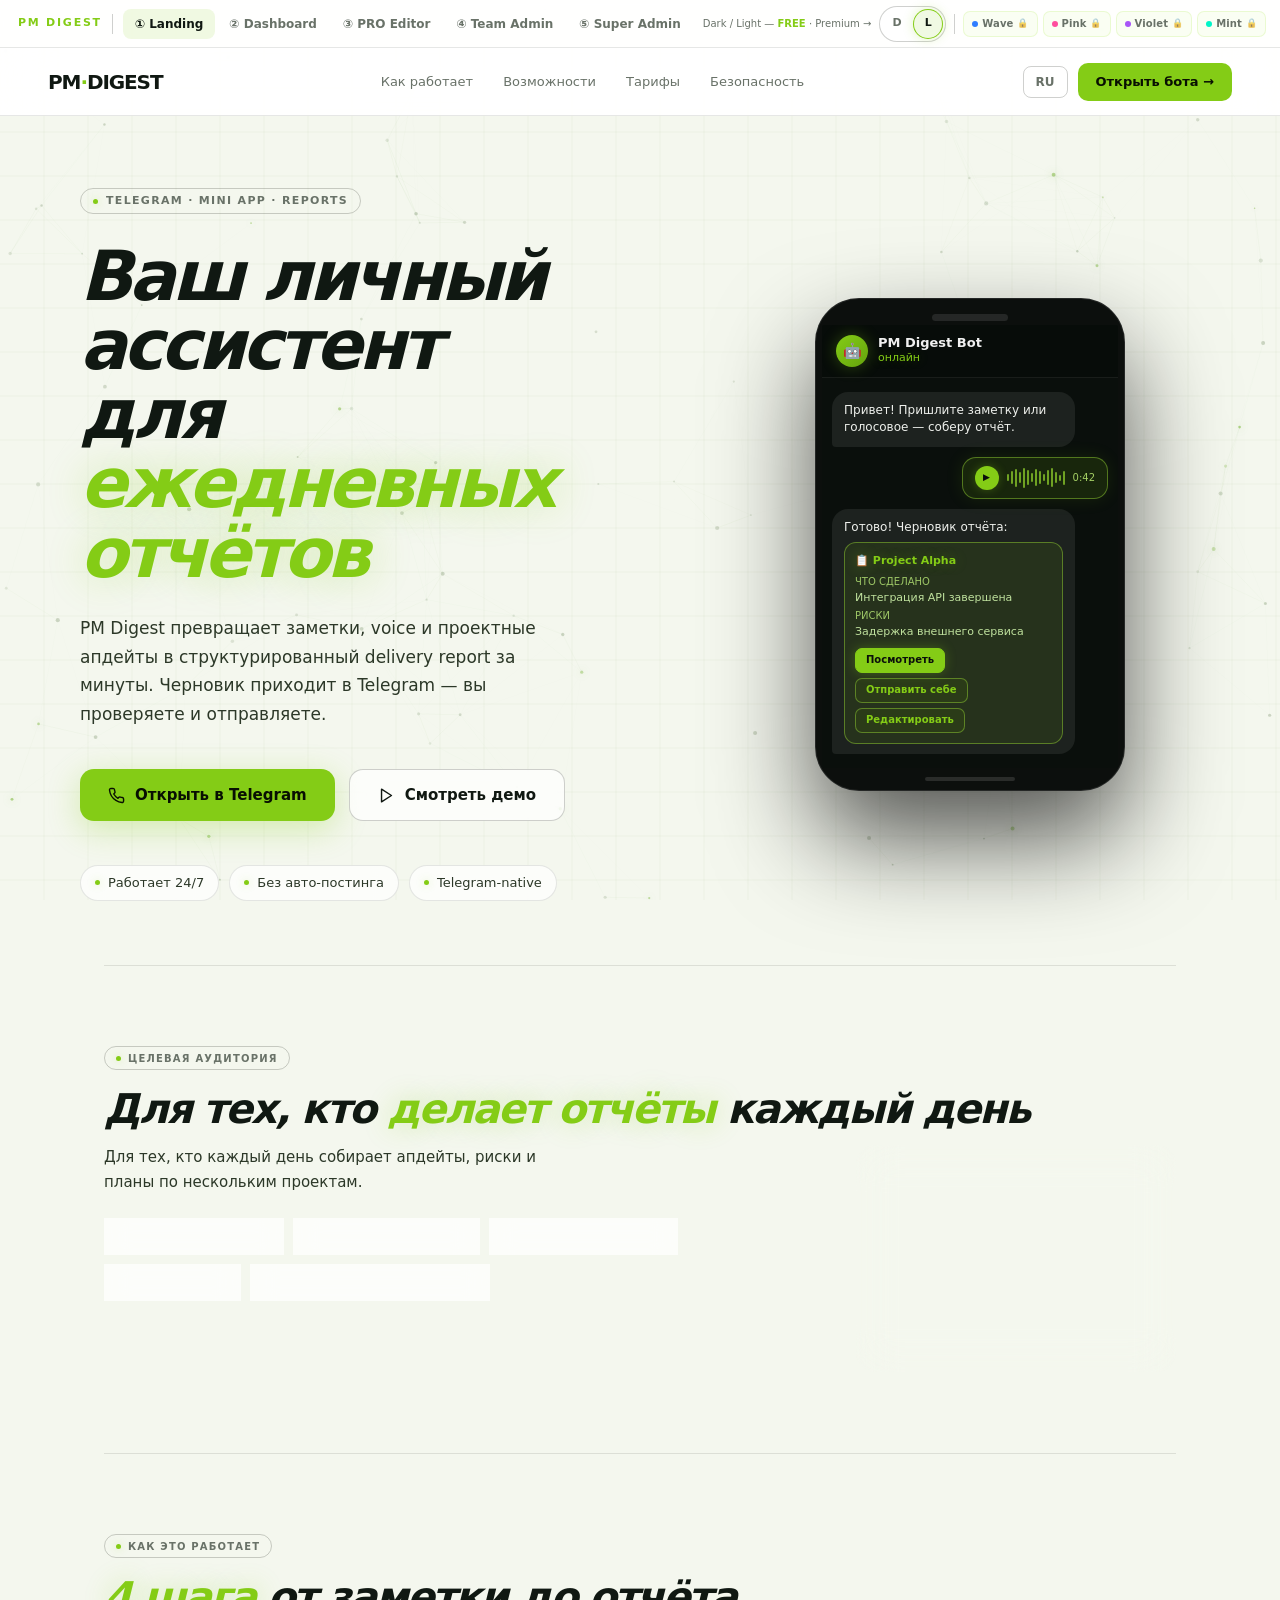
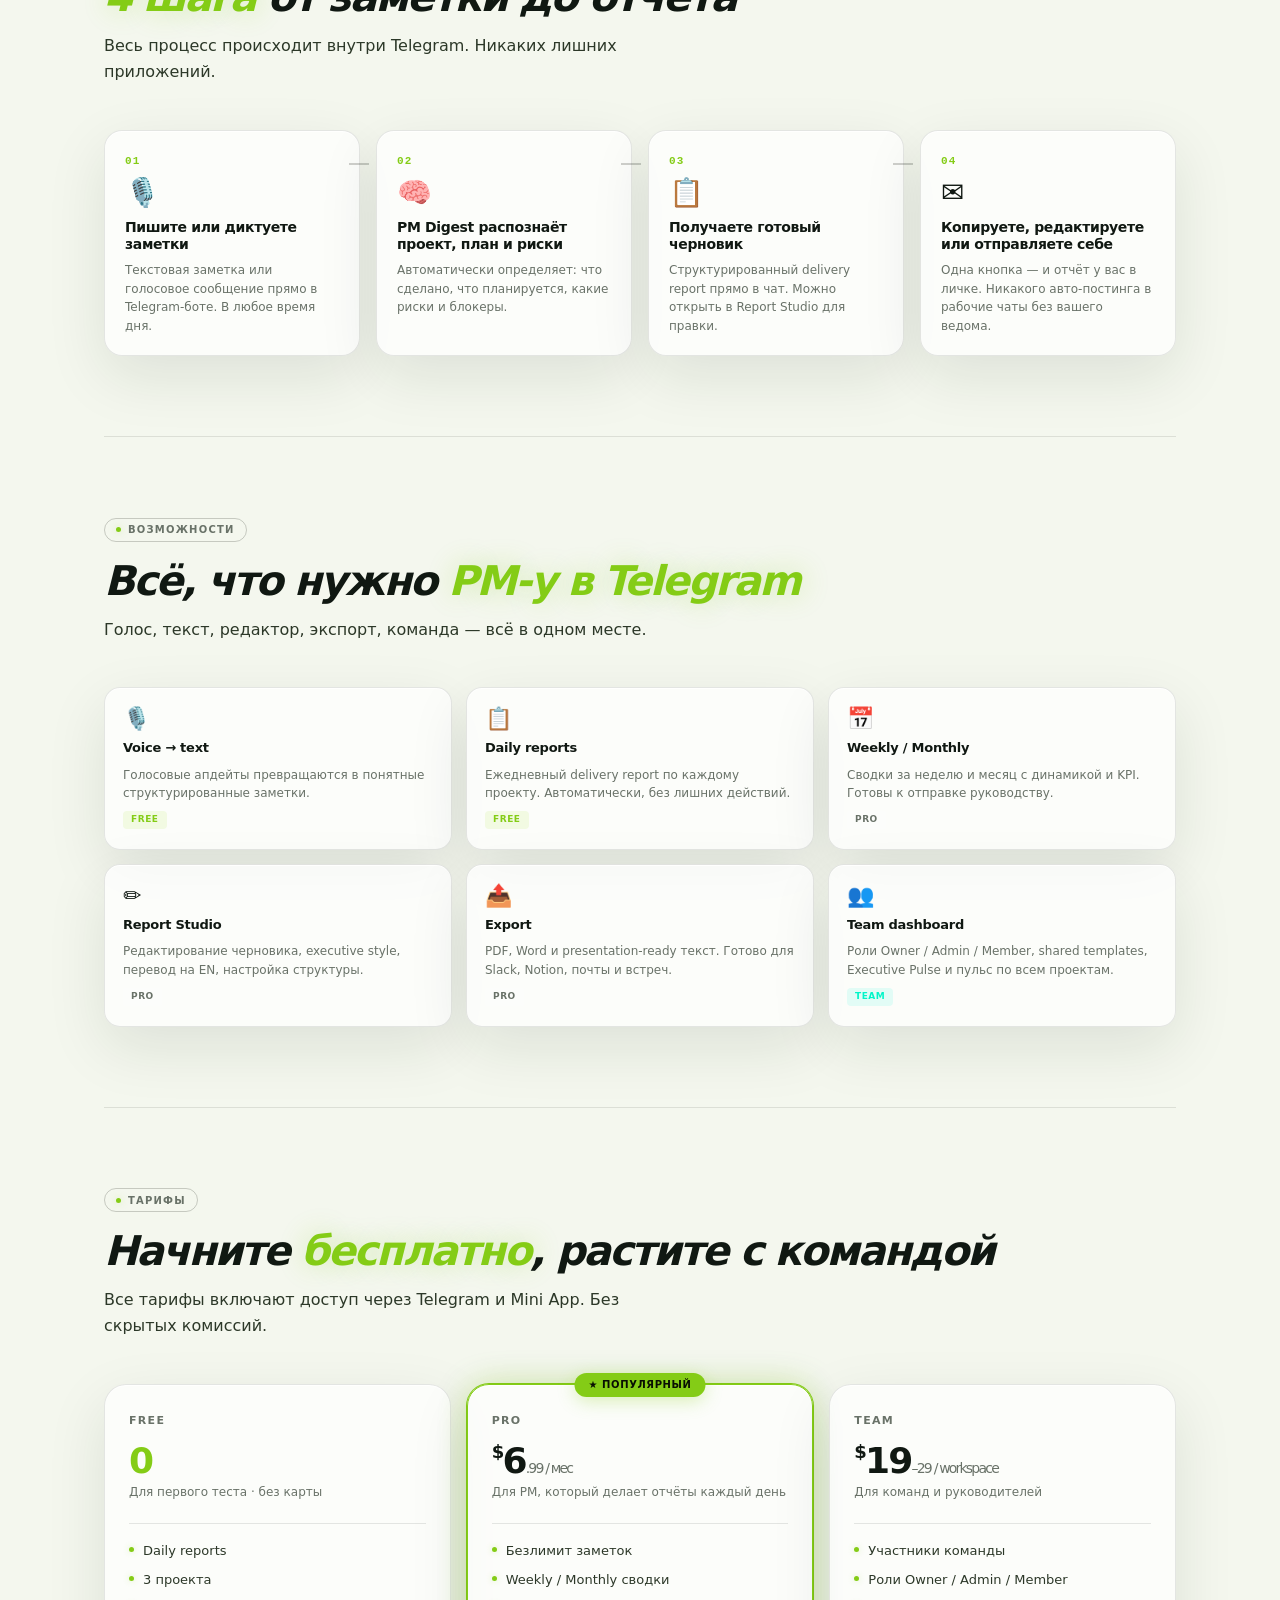
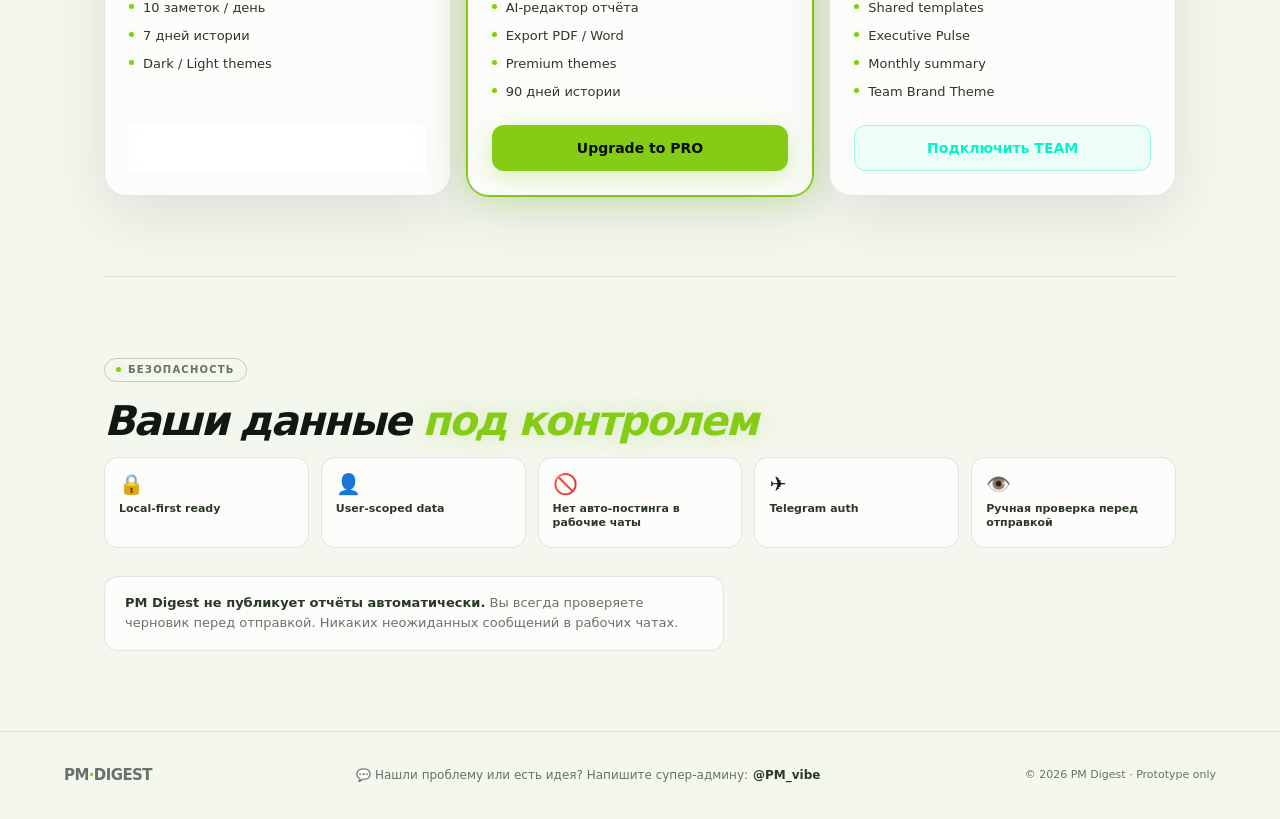
<file: docs/prototypes/pm_digest_v2_preview.html>
<!doctype html>
<html lang="ru">
<head>
  <meta charset="utf-8" />
  <meta name="viewport" content="width=device-width, initial-scale=1, maximum-scale=1, viewport-fit=cover" />
  <title>PM DIGEST V2 — Design Prototype · 4 Surfaces</title>
  <style>

    /* PMD:V2:THEME_TOKENS:start */
    :root {
      --font-ui:   "Geist", Inter, ui-sans-serif, system-ui, -apple-system,
                   BlinkMacSystemFont, "Segoe UI", sans-serif;
      --font-mono: ui-monospace, SFMono-Regular, Menlo, Monaco, Consolas, monospace;
      --ease:      cubic-bezier(0.22, 1, 0.36, 1);
      --chrome-h:  48px;
    }

    body[data-theme="dark-lime"] {
      --bg:          #040506;
      --bg2:         #080a08;
      --surface:     rgba(5, 7, 5, 0.68);
      --surface-2:   rgba(8, 11, 8, 0.86);
      --surface-nav: rgba(3, 4, 3, 0.93);
      --sidebar-bg:  rgba(3, 4, 3, 0.98);
      --text:        #f2f4ef;
      --text2:       #c6cac3;
      --muted:       #8b9287;
      --primary:     #a3e635;
      --primary2:    #92e000;
      --primary-bg:  rgba(163, 230, 53, 0.14);
      --primary-dim: rgba(163, 230, 53, 0.07);
      --glow:        rgba(163, 230, 53, 0.58);
      --border:      rgba(255, 255, 255, 0.06);
      --border2:     rgba(255, 255, 255, 0.13);
      --card-shd:    0 28px 72px rgba(0, 0, 0, 0.62),
                     inset 0 1px 0 rgba(255, 255, 255, 0.04);
      --danger:      #f87171;
      --warn:        #dfff5a;
      --ok:          #4ade80;
      --c-dot:       rgba(163, 230, 53, 0.88);
      --c-line:      rgba(163, 230, 53, 0.20);
      --c-ambient:   rgba(200, 212, 200, 0.32);
      /* PMD:V2:STATUS_TOKENS */
      --status-ok:              #a3e635;
      --status-ok-2:            #7cff00;
      --status-wait:            #a6ff4d;
      --status-wait-bg:         rgba(166, 255, 77, 0.10);
      --status-wait-border:     rgba(166, 255, 77, 0.38);
      --status-risk:            #dfff5a;
      --status-risk-2:          #b9ff00;
      --status-risk-bg:         rgba(185, 255, 0, 0.10);
      --status-risk-border:     rgba(223, 255, 90, 0.45);
      --status-blocked:         #00f5c8;
      --status-blocked-2:       #004d3a;
      --status-blocked-bg:      rgba(0, 245, 200, 0.10);
      --status-blocked-border:  rgba(0, 245, 200, 0.42);
      --status-critical:        #ff4d4d;
      --status-critical-2:      #ff6b6b;
      --status-critical-bg:     rgba(255, 77, 77, 0.10);
      --status-critical-border: rgba(255, 77, 77, 0.35);
    }

    body[data-theme="light-lime"] {
      --bg:          #f4f7ee;
      --bg2:         #eef2e4;
      --surface:     rgba(255, 255, 255, 0.72);
      --surface-2:   rgba(255, 255, 255, 0.92);
      --surface-nav: rgba(255, 255, 255, 0.95);
      --sidebar-bg:  rgba(244, 248, 238, 0.98);
      --text:        #101812;
      --text2:       #2c3828;
      --muted:       #697268;
      --primary:     #84cc16;
      --primary2:    #65a30d;
      --primary-bg:  rgba(132, 204, 22, 0.12);
      --primary-dim: rgba(132, 204, 22, 0.06);
      --glow:        rgba(132, 204, 22, 0.30);
      --border:      rgba(16, 24, 12, 0.10);
      --border2:     rgba(16, 24, 12, 0.20);
      --card-shd:    0 20px 60px rgba(20, 40, 18, 0.10),
                     inset 0 1px 0 rgba(255, 255, 255, 0.80);
      --danger:      #dc2626;
      --warn:        #ea580c;
      --ok:          #16a34a;
      --c-dot:       rgba(98, 168, 18, 0.82);
      --c-line:      rgba(92, 158, 22, 0.34);
      --c-ambient:   rgba(78, 108, 58, 0.42);
      /* PMD:V2:STATUS_TOKENS */
      --status-ok:              #4d8c00;
      --status-ok-2:            #5fa300;
      --status-wait:            #5a7a00;
      --status-wait-bg:         rgba(90, 122, 0, 0.08);
      --status-wait-border:     rgba(90, 122, 0, 0.30);
      --status-risk:            #7a8800;
      --status-risk-2:          #6a7600;
      --status-risk-bg:         rgba(122, 136, 0, 0.08);
      --status-risk-border:     rgba(122, 136, 0, 0.34);
      --status-blocked:         #007a64;
      --status-blocked-2:       #005a4a;
      --status-blocked-bg:      rgba(0, 122, 100, 0.08);
      --status-blocked-border:  rgba(0, 122, 100, 0.30);
      --status-critical:        #cc1a1a;
      --status-critical-2:      #e03232;
      --status-critical-bg:     rgba(204, 26, 26, 0.08);
      --status-critical-border: rgba(204, 26, 26, 0.28);
    }

    body[data-theme="wave-blue"] {
      --bg:          #f1f6ff;
      --bg2:         #e8f0ff;
      --surface:     rgba(255, 255, 255, 0.70);
      --surface-2:   rgba(255, 255, 255, 0.92);
      --surface-nav: rgba(255, 255, 255, 0.96);
      --sidebar-bg:  rgba(240, 246, 255, 0.98);
      --text:        #182a44;
      --text2:       #2a3f60;
      --muted:       #6378a0;
      --primary:     #2f7dff;
      --primary2:    #0f62fe;
      --primary-bg:  rgba(47, 125, 255, 0.12);
      --primary-dim: rgba(47, 125, 255, 0.06);
      --glow:        rgba(47, 125, 255, 0.28);
      --border:      rgba(47, 125, 255, 0.14);
      --border2:     rgba(47, 125, 255, 0.28);
      --card-shd:    0 20px 60px rgba(20, 50, 120, 0.12),
                     inset 0 1px 0 rgba(255, 255, 255, 0.80);
      --danger:      #dc2626;
      --warn:        #ea580c;
      --ok:          #0ea5e9;
      --c-dot:       rgba(47, 125, 255, 0.65);
      --c-line:      rgba(47, 125, 255, 0.13);
      --c-ambient:   rgba(80, 100, 160, 0.20);
      /* PMD:V2:STATUS_TOKENS */
      --status-ok:              #0a7a50;
      --status-ok-2:            #0d9864;
      --status-wait:            #3a6600;
      --status-wait-bg:         rgba(58, 102, 0, 0.08);
      --status-wait-border:     rgba(58, 102, 0, 0.26);
      --status-risk:            #7a8a00;
      --status-risk-2:          #6a7800;
      --status-risk-bg:         rgba(122, 138, 0, 0.08);
      --status-risk-border:     rgba(122, 138, 0, 0.30);
      --status-blocked:         #00688a;
      --status-blocked-2:       #004e6a;
      --status-blocked-bg:      rgba(0, 104, 138, 0.08);
      --status-blocked-border:  rgba(0, 104, 138, 0.28);
      --status-critical:        #cc1a1a;
      --status-critical-2:      #e03232;
      --status-critical-bg:     rgba(204, 26, 26, 0.08);
      --status-critical-border: rgba(204, 26, 26, 0.26);
    }
    /* PMD:V2:THEME_TOKENS:end */

    /* ── Reset ──────────────────────────────────────────────── */
    *, *::before, *::after { box-sizing: border-box; }
    html { scroll-behavior: smooth; }
    body {
      margin: 0;
      font-family: var(--font-ui);
      font-size: 14px;
      line-height: 1.5;
      color: var(--text);
      background: var(--bg);
      -webkit-font-smoothing: antialiased;
      transition: background 0.25s var(--ease), color 0.25s var(--ease);
    }
    button { font: inherit; cursor: pointer; background: none; border: none; padding: 0; }
    a { font: inherit; text-decoration: none; }
    p, h1, h2, h3, h4 { margin: 0; }
    ul { margin: 0; padding: 0; list-style: disc; }
    table { border-collapse: collapse; width: 100%; }
    input, textarea { font: inherit; color: inherit; }

    /* ── PMD:V2:BACKGROUND_CANVAS_LAYER_CSS:start ───────────── */
    #bg-canvas {
      position: fixed;
      inset: 0;
      width: 100%;
      height: 100%;
      z-index: 0;
      pointer-events: none;
      display: block;
    }
    /* PMD:V2:BACKGROUND_CANVAS_LAYER_CSS:end */

    /* ── PMD:V2:PROTO_CHROME_CSS:start ──────────────────────── */
    .proto-chrome {
      position: fixed;
      top: 0; left: 0; right: 0;
      height: var(--chrome-h);
      z-index: 1000;
      display: flex;
      align-items: center;
      gap: 10px;
      padding: 0 18px;
      background: var(--surface-nav);
      border-bottom: 1px solid var(--border);
      backdrop-filter: blur(28px) saturate(140%);
      -webkit-backdrop-filter: blur(28px) saturate(140%);
    }
    .proto-label {
      font-size: 11px; font-weight: 800;
      letter-spacing: 0.16em;
      text-transform: uppercase;
      color: var(--primary);
      white-space: nowrap;
      flex-shrink: 0;
    }
    .proto-sep {
      width: 1px; height: 20px;
      background: var(--border2);
      flex-shrink: 0;
    }
    .surface-tabs { display: flex; gap: 2px; }
    .surface-tabs button {
      height: 30px; padding: 0 12px;
      border-radius: 8px;
      font-size: 12px; font-weight: 600;
      color: var(--muted);
      transition: color 0.15s, background 0.15s;
      white-space: nowrap;
    }
    .surface-tabs button:hover { color: var(--text); background: var(--primary-dim); }
    .surface-tabs button.active { color: var(--text); background: var(--primary-bg); }
    .proto-right { margin-left: auto; display: flex; align-items: center; gap: 8px; flex-shrink: 0; }
    .theme-sw {
      display: flex; gap: 3px; padding: 3px;
      border: 1px solid var(--border2);
      border-radius: 999px;
      background: var(--surface);
    }
    .theme-sw button {
      min-width: 28px; height: 28px; padding: 0 9px; border-radius: 999px;
      display: inline-flex; align-items: center; justify-content: center;
      font-size: 11px; font-weight: 800; letter-spacing: 0.02em;
      color: var(--muted);
      transition: background 0.16s, color 0.16s, box-shadow 0.16s;
    }
    .theme-sw button:hover { color: var(--text); background: var(--primary-dim); }
    .theme-sw button.active {
      background: var(--primary-bg);
      color: var(--text);
      box-shadow: 0 0 0 1px var(--primary), 0 0 12px var(--glow);
    }
    /* PRO theme chips row */
    .theme-pro-row {
      display: flex; align-items: center; gap: 5px; flex-wrap: wrap; flex-shrink: 0;
    }
    .theme-pro-chip {
      display: inline-flex; align-items: center; gap: 4px;
      height: 26px; padding: 0 8px; border-radius: 7px;
      font-size: 10px; font-weight: 700; letter-spacing: 0.01em;
      border: 1px solid rgba(163,230,53,0.18);
      background: rgba(163,230,53,0.05);
      color: var(--muted);
      cursor: not-allowed;
      transition: border-color 0.15s, background 0.15s, color 0.15s;
      white-space: nowrap;
    }
    .theme-pro-chip:hover {
      border-color: rgba(163,230,53,0.38);
      background: rgba(163,230,53,0.10);
      color: var(--primary);
    }
    .theme-pro-chip .tpc-dot {
      width: 6px; height: 6px; border-radius: 50%; flex-shrink: 0;
    }
    .theme-pro-chip .tpc-lock {
      font-size: 9px; opacity: 0.70;
    }
    .theme-pro-sep {
      width: 1px; height: 20px; background: var(--border2); flex-shrink: 0;
    }
    .theme-gate-legend {
      font-size: 10px; color: var(--muted); white-space: nowrap; flex-shrink: 0;
    }
    .theme-gate-legend b { color: var(--primary); font-weight: 700; }
    /* PRO toast */
    .theme-pro-toast {
      position: fixed; bottom: 22px; left: 50%; transform: translateX(-50%) translateY(6px);
      background: var(--surface-nav); border: 1px solid var(--primary);
      border-radius: 10px; padding: 8px 18px;
      font-size: 12px; font-weight: 700; color: var(--primary);
      box-shadow: 0 8px 32px rgba(0,0,0,0.40), 0 0 18px var(--glow);
      backdrop-filter: blur(20px); -webkit-backdrop-filter: blur(20px);
      opacity: 0; pointer-events: none; z-index: 4000;
      transition: opacity 0.18s, transform 0.18s;
      white-space: nowrap;
    }
    .theme-pro-toast.show {
      opacity: 1; transform: translateX(-50%) translateY(0);
    }
    /* PMD:V2:PROTO_CHROME_CSS:end */

    /* ── Surface container ──────────────────────────────────── */
    .surface {
      display: none;
      position: relative;
      z-index: 2;
      padding-top: var(--chrome-h);
      min-height: 100vh;
    }
    .surface.active { display: block; }

    /* ── Shared components ──────────────────────────────────── */
    .pro-badge {
      height: 26px; padding: 0 10px;
      border: 1px solid var(--primary);
      border-radius: 999px;
      font-size: 10px; font-weight: 800;
      letter-spacing: 0.10em;
      color: var(--primary);
      background: var(--primary-bg);
      display: inline-flex; align-items: center;
    }
    .sidebar-nav-item {
      display: flex; align-items: center; gap: 10px;
      height: 38px; padding: 0 18px;
      font-size: 13px; font-weight: 500;
      color: var(--muted); cursor: pointer;
      transition: color 0.14s, background 0.14s;
    }
    .sidebar-nav-item:hover { color: var(--text); background: var(--primary-dim); }
    .sidebar-nav-item.active {
      color: var(--text);
      background: var(--primary-bg);
      border-right: 2px solid var(--primary);
    }

    /* ══════════════════════════════════════════════════════════
       PMD:V2:SURFACE1_CSS:start  — LANDING PAGE
    ══════════════════════════════════════════════════════════ */
    .s1-nav {
      position: sticky; top: var(--chrome-h); z-index: 50;
      height: 68px; padding: 0 48px;
      display: flex; align-items: center; gap: 28px;
      background: var(--surface-nav);
      border-bottom: 1px solid var(--border);
      backdrop-filter: blur(24px);
      -webkit-backdrop-filter: blur(24px);
    }
    .s1-brand { font-size: 20px; font-weight: 900; letter-spacing: -0.055em; flex-shrink: 0; }
    .s1-brand mark { background: none; color: var(--primary); }
    .s1-nav-links { display: flex; gap: 2px; flex: 1; justify-content: center; }
    .s1-nav-links a {
      height: 36px; padding: 0 14px; border-radius: 8px;
      display: flex; align-items: center;
      font-size: 13px; font-weight: 500; color: var(--muted);
      transition: color 0.14s, background 0.14s;
    }
    .s1-nav-links a:hover { color: var(--text); background: var(--primary-dim); }
    .s1-nav-right { display: flex; align-items: center; gap: 10px; flex-shrink: 0; }
    .s1-lang-btn {
      height: 32px; padding: 0 12px;
      border: 1px solid var(--border2); border-radius: 8px;
      font-size: 12px; font-weight: 600; color: var(--muted);
      transition: color 0.14s, border-color 0.14s;
    }
    .s1-lang-btn:hover { color: var(--text); border-color: var(--primary); }
    .s1-open-btn {
      height: 38px; padding: 0 18px; border-radius: 10px;
      background: var(--primary); color: #080f02;
      font-size: 13px; font-weight: 700;
      transition: opacity 0.15s, box-shadow 0.15s;
    }
    .s1-open-btn:hover { opacity: 0.88; box-shadow: 0 6px 24px var(--glow); }

    .s1-hero {
      min-height: calc(100vh - 68px - var(--chrome-h));
      display: grid; grid-template-columns: 1fr 460px;
      gap: 48px; align-items: center;
      padding: 72px 80px 64px;
      max-width: 1400px; margin: 0 auto;
    }
    .s1-eyebrow {
      display: inline-flex; align-items: center; gap: 8px;
      height: 26px; padding: 0 12px; margin-bottom: 28px;
      border: 1px solid var(--border2); border-radius: 999px;
      font-size: 11px; font-weight: 700;
      letter-spacing: 0.12em; text-transform: uppercase;
      color: var(--muted);
    }
    .s1-eyebrow::before {
      content: "";
      width: 5px; height: 5px; border-radius: 50%;
      background: var(--primary); box-shadow: 0 0 8px var(--glow);
    }
    .s1-h1 {
      font-size: clamp(42px, 5.4vw, 78px);
      font-weight: 900; font-style: italic;
      letter-spacing: -0.055em; line-height: 1.0;
      margin-bottom: 26px;
    }
    .s1-h1 mark { background: none; color: var(--primary); text-shadow: 0 0 40px var(--glow); }
    .s1-sub {
      font-size: 17px; line-height: 1.7; color: var(--text2);
      font-weight: 400;
      max-width: 500px; margin-bottom: 40px;
    }
    .s1-actions { display: flex; gap: 14px; flex-wrap: wrap; }
    .s1-btn-primary {
      height: 52px; padding: 0 28px; border-radius: 14px;
      background: var(--primary); color: #080f02;
      font-size: 15px; font-weight: 700;
      display: inline-flex; align-items: center; gap: 10px;
      box-shadow: 0 8px 32px var(--glow);
      transition: transform 0.18s var(--ease), box-shadow 0.18s var(--ease);
    }
    .s1-btn-primary:hover { transform: translateY(-2px); box-shadow: 0 14px 40px var(--glow); }
    .s1-btn-ghost {
      height: 52px; padding: 0 28px; border-radius: 14px;
      border: 1px solid var(--border2); color: var(--text);
      font-size: 15px; font-weight: 600;
      display: inline-flex; align-items: center; gap: 10px;
      background: var(--surface); backdrop-filter: blur(16px);
      transition: border-color 0.18s, color 0.18s;
    }
    .s1-btn-ghost:hover { border-color: var(--primary); color: var(--primary); }
    .s1-benefits { display: flex; gap: 10px; flex-wrap: wrap; margin-top: 44px; }
    .s1-benefit {
      display: inline-flex; align-items: center; gap: 8px;
      padding: 7px 14px; border: 1px solid var(--border);
      border-radius: 999px; font-size: 13px; color: var(--text2);
      background: var(--surface); backdrop-filter: blur(12px);
    }
    .s1-benefit-dot {
      width: 5px; height: 5px; border-radius: 50%;
      background: var(--primary); box-shadow: 0 0 8px var(--glow);
    }

    /* Phone mockup — dark Telegram shell; accents follow global theme tokens */
    .s1-phone-wrap { display: flex; justify-content: center; align-items: center; }
    .s1-phone {
      width: 310px;
      background: #0c0f0d;
      border: 1px solid rgba(255,255,255,0.10);
      border-radius: 44px;
      overflow: hidden;
      box-shadow: 0 48px 100px rgba(0,0,0,0.65), 0 0 0 1px rgba(255,255,255,0.05);
      /* Local tokens so mockup accents track body theme (inherited --primary* from body) */
      --primary-border: color-mix(in srgb, var(--primary) 42%, rgba(255,255,255,0.10));
      --on-primary: #0a0f0b;
    }
    .s1-phone-notch {
      height: 26px; display: flex;
      justify-content: center; align-items: flex-end; padding-bottom: 4px;
    }
    .s1-phone-notch-pill { width: 76px; height: 7px; background: rgba(255,255,255,0.10); border-radius: 999px; }
    .s1-phone-screen { background: #0a0f0c; margin: 0 6px; border-radius: 2px; overflow: hidden; }
    .s1-chat-hdr {
      padding: 10px 14px; display: flex; align-items: center; gap: 10px;
      background: rgba(8,12,10,0.96); border-bottom: 1px solid rgba(255,255,255,0.07);
    }
    .s1-chat-av {
      width: 32px; height: 32px; border-radius: 50%;
      background: linear-gradient(135deg, var(--primary), var(--primary2));
      box-shadow: 0 0 16px var(--glow);
      display: grid; place-items: center; font-size: 15px; flex-shrink: 0;
    }
    .s1-chat-name { font-size: 13px; font-weight: 700; color: #f0f0f0; line-height: 1.2; }
    .s1-chat-online { font-size: 11px; color: var(--primary); text-shadow: 0 0 12px var(--glow); }
    .s1-msgs { padding: 14px 10px; display: flex; flex-direction: column; gap: 10px; }
    .s1-msg {
      padding: 10px 12px; border-radius: 16px;
      font-size: 12px; line-height: 1.45;
      /* Fixed light on dark chat — readable even when global theme is light */
      color: #eef0ec;
      max-width: 88%;
    }
    .s1-msg.bot { background: rgba(255,255,255,0.08); border-bottom-left-radius: 4px; align-self: flex-start; }
    .s1-msg.user {
      background: color-mix(in srgb, var(--primary) 22%, rgba(0,0,0,0.55));
      border: 1px solid var(--primary-border);
      border-bottom-right-radius: 4px; align-self: flex-end;
      color: color-mix(in srgb, var(--primary) 88%, #f5fff0);
    }
    .s1-voice {
      align-self: flex-end;
      display: flex; align-items: center; gap: 8px;
      padding: 8px 12px; border-radius: 14px;
      background: var(--primary-bg); border: 1px solid var(--primary-border);
      box-shadow: 0 0 18px color-mix(in srgb, var(--glow) 35%, transparent);
    }
    .s1-voice-play {
      width: 24px; height: 24px; border-radius: 50%;
      background: var(--primary); color: var(--on-primary);
      box-shadow: 0 0 10px var(--glow);
      display: grid; place-items: center; font-size: 9px; flex-shrink: 0;
    }
    .s1-voice-wave { display: flex; align-items: center; gap: 2px; height: 20px; }
    .s1-voice-wave span {
      display: block; width: 2px; border-radius: 999px;
      background: color-mix(in srgb, var(--primary) 65%, rgba(255,255,255,0.2));
    }
    .s1-voice-dur { font-size: 10px; color: color-mix(in srgb, var(--primary) 55%, #c8d0c0); }
    .s1-draft-card {
      margin-top: 6px; padding: 10px;
      background: color-mix(in srgb, var(--primary-bg) 85%, rgba(0,0,0,0.25));
      border: 1px solid var(--primary-border);
      border-radius: 12px; font-size: 11px;
      color: color-mix(in srgb, #cfe8c0 80%, var(--primary));
    }
    .s1-draft-title { font-weight: 700; color: var(--primary); margin-bottom: 6px; text-shadow: 0 0 14px var(--glow); }
    .s1-draft-row { margin-top: 4px; }
    .s1-draft-row label {
      display: block; font-size: 10px;
      color: color-mix(in srgb, var(--primary) 50%, rgba(200,210,200,0.9));
    }
    .s1-chat-btns { display: flex; gap: 5px; margin-top: 8px; flex-wrap: wrap; }
    .s1-chat-btn {
      height: 25px; padding: 0 10px; border-radius: 7px;
      font-size: 10px; font-weight: 600;
      background: color-mix(in srgb, var(--primary-bg) 70%, rgba(0,0,0,0.2));
      border: 1px solid var(--primary-border);
      color: var(--primary);
    }
    .s1-chat-btn.pri {
      background: var(--primary);
      color: var(--on-primary);
      border-color: var(--primary);
      box-shadow: 0 0 12px var(--glow);
    }
    .s1-phone-home { height: 22px; display: flex; justify-content: center; align-items: center; }
    .s1-phone-home-bar { width: 90px; height: 4px; border-radius: 999px; background: rgba(255,255,255,0.12); }
    /* PMD:V2:SURFACE1_CSS:end */

    /* ══════════════════════════════════════════════════════════
       PMD:V2:LANDING_SECTIONS_CSS
    ══════════════════════════════════════════════════════════ */
    .s1-content { max-width: 1200px; margin: 0 auto; padding: 0 64px; }
    @media (max-width: 900px) { .s1-content { padding: 0 24px; } }

    /* Section skeleton */
    .s1-section {
      padding: 80px 0; border-top: 1px solid var(--border);
    }
    .s1-sec-eyebrow {
      display: inline-flex; align-items: center; gap: 7px;
      height: 24px; padding: 0 11px; margin-bottom: 18px;
      border: 1px solid var(--border2); border-radius: 999px;
      font-size: 10px; font-weight: 700; letter-spacing: 0.12em; text-transform: uppercase;
      color: var(--muted);
    }
    .s1-sec-eyebrow::before {
      content: ""; width: 5px; height: 5px; border-radius: 50%;
      background: var(--primary); box-shadow: 0 0 8px var(--glow);
    }
    .s1-sec-h2 {
      font-size: clamp(26px, 3.2vw, 44px);
      font-weight: 900; font-style: italic;
      letter-spacing: -0.048em; line-height: 1.05; margin-bottom: 14px;
    }
    .s1-sec-h2 mark { background: none; color: var(--primary); text-shadow: 0 0 28px var(--glow); }
    .s1-sec-sub {
      font-size: 16px; color: var(--text2); line-height: 1.65;
      max-width: 580px; margin-bottom: 44px;
    }

    /* ── For whom ───────────────────────────────────────────── */
    .s1-audience { display: flex; gap: 56px; align-items: flex-start; flex-wrap: wrap; }
    .s1-audience-left { flex: 1; min-width: 260px; }
    .s1-roles { display: flex; flex-wrap: wrap; gap: 10px; margin-top: 24px; }
    .s1-role-pill {
      display: inline-flex; align-items: center; gap: 8px;
      height: 36px; padding: 0 16px; border-radius: 999px;
      border: 1px solid var(--border2); background: var(--surface);
      backdrop-filter: blur(12px);
      font-size: 13px; font-weight: 600; color: var(--text2);
      transition: border-color 0.15s, color 0.15s;
    }
    .s1-role-pill span { font-size: 14px; }
    .s1-role-pill:hover { border-color: var(--primary); color: var(--text); }
    .s1-audience-quote {
      flex: 0 0 320px; background: var(--surface); border: 1px solid var(--border2);
      border-radius: 20px; padding: 24px 26px;
      box-shadow: var(--card-shd); backdrop-filter: blur(20px);
    }
    .s1-audience-quote p {
      font-size: 15px; line-height: 1.65; color: var(--text2);
      font-style: italic;
    }
    .s1-audience-quote p strong { color: var(--primary); font-style: normal; }

    /* ── How it works ───────────────────────────────────────── */
    .s1-steps-grid {
      display: grid; grid-template-columns: repeat(4, 1fr); gap: 16px;
    }
    @media (max-width: 860px) { .s1-steps-grid { grid-template-columns: repeat(2, 1fr); } }
    @media (max-width: 520px) { .s1-steps-grid { grid-template-columns: 1fr; } }
    .s1-step-card {
      background: var(--surface); border: 1px solid var(--border);
      border-radius: 18px; padding: 22px 20px 20px;
      box-shadow: var(--card-shd); position: relative;
      transition: border-color 0.18s, box-shadow 0.18s;
    }
    .s1-step-card:hover {
      border-color: rgba(163,230,53,.28);
      box-shadow: var(--card-shd), 0 0 24px rgba(163,230,53,.08);
    }
    .s1-step-num {
      font-size: 11px; font-weight: 800; letter-spacing: 0.10em;
      color: var(--primary); margin-bottom: 10px; font-family: var(--font-mono);
    }
    .s1-step-ico {
      font-size: 28px; line-height: 1; margin-bottom: 12px;
    }
    .s1-step-title {
      font-size: 14px; font-weight: 800; letter-spacing: -0.025em;
      margin-bottom: 8px; line-height: 1.2;
    }
    .s1-step-desc {
      font-size: 12px; color: var(--muted); line-height: 1.55;
    }
    .s1-step-connector {
      position: absolute; top: 32px; right: -10px;
      width: 20px; height: 2px; background: var(--border2); z-index: 1;
    }
    .s1-step-card:last-child .s1-step-connector { display: none; }

    /* ── Features ───────────────────────────────────────────── */
    .s1-feat-grid {
      display: grid; grid-template-columns: repeat(3, 1fr); gap: 14px;
    }
    @media (max-width: 860px) { .s1-feat-grid { grid-template-columns: repeat(2, 1fr); } }
    @media (max-width: 520px) { .s1-feat-grid { grid-template-columns: 1fr; } }
    .s1-feat-card {
      background: var(--surface); border: 1px solid var(--border);
      border-radius: 16px; padding: 20px 18px;
      box-shadow: var(--card-shd); display: flex; flex-direction: column; gap: 8px;
      transition: border-color 0.18s;
    }
    .s1-feat-card:hover { border-color: rgba(163,230,53,.28); }
    .s1-feat-ico {
      font-size: 22px; line-height: 1;
    }
    .s1-feat-title {
      font-size: 13px; font-weight: 800; letter-spacing: -0.02em;
    }
    .s1-feat-desc {
      font-size: 12px; color: var(--muted); line-height: 1.55; flex: 1;
    }
    .s1-feat-tag {
      display: inline-flex; align-items: center;
      height: 18px; padding: 0 8px; border-radius: 4px;
      font-size: 9px; font-weight: 700; letter-spacing: 0.06em;
      align-self: flex-start;
    }
    .s1-feat-tag.free { background: rgba(163,230,53,.12); color: var(--primary); }
    .s1-feat-tag.pro  { background: rgba(255,255,255,.07); color: var(--muted); }
    .s1-feat-tag.team { background: rgba(0,245,200,.10); color: #00f5c8; }

    /* ── Pricing ────────────────────────────────────────────── */
    .s1-pricing-grid {
      display: grid; grid-template-columns: repeat(3, 1fr); gap: 16px;
      align-items: stretch;
    }
    @media (max-width: 760px) { .s1-pricing-grid { grid-template-columns: 1fr; } }
    .s1-plan-card {
      background: var(--surface); border: 1px solid var(--border);
      border-radius: 22px; padding: 28px 24px 24px;
      display: flex; flex-direction: column; gap: 0;
      position: relative; box-shadow: var(--card-shd);
      transition: transform 0.18s, box-shadow 0.18s;
    }
    .s1-plan-card:hover { transform: translateY(-3px); }
    .s1-plan-card.popular {
      border-color: var(--primary);
      box-shadow: var(--card-shd), 0 0 0 1px var(--primary), 0 0 32px var(--glow);
    }
    .s1-plan-popular-badge {
      position: absolute; top: -12px; left: 50%; transform: translateX(-50%);
      height: 24px; padding: 0 14px; border-radius: 999px;
      background: var(--primary); color: #080f02;
      font-size: 10px; font-weight: 800; letter-spacing: 0.06em; text-transform: uppercase;
      display: inline-flex; align-items: center; white-space: nowrap;
      box-shadow: 0 4px 18px var(--glow);
    }
    .s1-plan-name {
      font-size: 11px; font-weight: 800; letter-spacing: 0.12em; text-transform: uppercase;
      color: var(--muted); margin-bottom: 14px;
    }
    .s1-plan-price {
      font-size: 36px; font-weight: 900; letter-spacing: -0.05em;
      line-height: 1; margin-bottom: 4px;
    }
    .s1-plan-price sup { font-size: 18px; font-weight: 700; vertical-align: top; margin-top: 4px; }
    .s1-plan-price .price-free { color: var(--primary); }
    .s1-plan-price .price-mo { font-size: 14px; font-weight: 500; color: var(--muted); }
    .s1-plan-subtitle {
      font-size: 12px; color: var(--muted); margin-bottom: 22px; line-height: 1.5;
    }
    .s1-plan-divider {
      height: 1px; background: var(--border); margin-bottom: 18px;
    }
    .s1-plan-features {
      list-style: none; display: flex; flex-direction: column; gap: 10px;
      flex: 1; margin-bottom: 24px;
    }
    .s1-plan-features li {
      display: flex; align-items: flex-start; gap: 9px;
      font-size: 13px; color: var(--text2); line-height: 1.4;
    }
    .s1-plan-features li::before {
      content: ""; flex-shrink: 0;
      width: 5px; height: 5px; border-radius: 50%;
      background: var(--primary); margin-top: 5px;
      box-shadow: 0 0 6px var(--glow);
    }
    .s1-plan-cta {
      height: 46px; border-radius: 12px;
      font-size: 14px; font-weight: 700;
      display: flex; align-items: center; justify-content: center;
      transition: opacity 0.15s, box-shadow 0.15s, transform 0.15s;
    }
    .s1-plan-cta.primary {
      background: var(--primary); color: #080f02;
      box-shadow: 0 6px 24px var(--glow);
    }
    .s1-plan-cta.primary:hover { opacity: 0.88; transform: translateY(-1px); box-shadow: 0 10px 32px var(--glow); }
    .s1-plan-cta.ghost {
      border: 1px solid var(--border2); color: var(--text);
      background: var(--surface); backdrop-filter: blur(12px);
    }
    .s1-plan-cta.ghost:hover { border-color: var(--primary); color: var(--primary); }
    .s1-plan-cta.mint {
      border: 1px solid rgba(0,245,200,.35); color: #00f5c8;
      background: rgba(0,245,200,.06);
    }
    .s1-plan-cta.mint:hover { background: rgba(0,245,200,.12); border-color: rgba(0,245,200,.60); }

    /* ── Security ───────────────────────────────────────────── */
    .s1-security-grid {
      display: grid; grid-template-columns: repeat(5, 1fr); gap: 12px;
      margin-bottom: 28px;
    }
    @media (max-width: 900px) { .s1-security-grid { grid-template-columns: repeat(3, 1fr); } }
    @media (max-width: 520px) { .s1-security-grid { grid-template-columns: repeat(2, 1fr); } }
    .s1-sec-trust {
      background: var(--surface); border: 1px solid var(--border);
      border-radius: 14px; padding: 16px 14px;
      display: flex; flex-direction: column; align-items: flex-start; gap: 8px;
    }
    .s1-sec-trust-ico { font-size: 20px; line-height: 1; }
    .s1-sec-trust-label {
      font-size: 11px; font-weight: 700; color: var(--text2); line-height: 1.3;
    }
    .s1-sec-note {
      padding: 16px 20px; border-radius: 14px;
      background: var(--surface); border: 1px solid var(--border);
      font-size: 13px; color: var(--muted); line-height: 1.6;
      max-width: 620px;
    }
    .s1-sec-note strong { color: var(--text2); font-weight: 600; }

    /* ── Footer strip ───────────────────────────────────────── */
    .s1-footer {
      border-top: 1px solid var(--border); padding: 32px 64px;
      display: flex; align-items: center; justify-content: space-between; flex-wrap: wrap; gap: 14px;
      font-size: 12px; color: var(--muted);
    }
    @media (max-width: 900px) { .s1-footer { padding: 24px; flex-direction: column; align-items: flex-start; } }
    .s1-footer-brand { font-size: 15px; font-weight: 900; letter-spacing: -0.04em; }
    .s1-footer-brand mark { background: none; color: var(--primary); }
    /* PMD:V2:LANDING_SECTIONS_CSS:end */

    /* ══════════════════════════════════════════════════════════
       PMD:V2:SURFACE2_CSS:start  — APP DASHBOARD
    ══════════════════════════════════════════════════════════ */
    .s2-layout {
      display: grid; grid-template-columns: 220px 1fr;
      min-height: calc(100vh - var(--chrome-h));
    }
    .s2-sidebar {
      position: sticky; top: var(--chrome-h);
      height: calc(100vh - var(--chrome-h));
      background: var(--sidebar-bg); border-right: 1px solid var(--border);
      display: flex; flex-direction: column; padding: 20px 0;
      backdrop-filter: blur(24px); -webkit-backdrop-filter: blur(24px);
      overflow-y: auto;
    }
    .s2-sb-brand {
      padding: 0 18px 18px; border-bottom: 1px solid var(--border); margin-bottom: 10px;
    }
    .s2-sb-brand h2 { font-size: 17px; font-weight: 900; letter-spacing: -0.05em; }
    .s2-sb-brand h2 mark { background: none; color: var(--primary); }
    .s2-sb-brand p {
      font-size: 10px; letter-spacing: 0.12em; text-transform: uppercase;
      color: var(--muted); margin-top: 2px;
    }
    .s2-sb-user {
      margin-top: auto; padding: 14px 18px;
      border-top: 1px solid var(--border);
      display: flex; align-items: center; gap: 10px;
    }
    .s2-sb-av {
      width: 34px; height: 34px; border-radius: 50%;
      border: 1px solid var(--primary); background: var(--primary-bg);
      display: grid; place-items: center;
      font-size: 11px; font-weight: 700; color: var(--primary); flex-shrink: 0;
    }
    .s2-sb-uname { font-size: 13px; font-weight: 700; }
    .s2-sb-tg { font-size: 11px; color: var(--muted); margin-top: 1px; }
    .s2-sb-plan-row { display: flex; align-items: center; gap: 6px; margin-top: 4px; }
    .s2-sb-plan { font-size: 10px; color: var(--primary); font-weight: 700; letter-spacing: 0.06em; }
    .s2-main { min-height: 100%; display: flex; flex-direction: column; }
    .s2-topbar {
      position: sticky; top: var(--chrome-h); z-index: 10;
      height: 58px; padding: 0 26px;
      display: flex; align-items: center; gap: 12px;
      background: var(--surface-nav); border-bottom: 1px solid var(--border);
      backdrop-filter: blur(20px); -webkit-backdrop-filter: blur(20px);
    }
    .s2-status-pill {
      display: flex; align-items: center; gap: 6px;
      padding: 4px 12px; border: 1px solid var(--border);
      border-radius: 999px; font-size: 11px; font-weight: 600;
      color: var(--muted); background: var(--surface);
    }
    .s2-status-dot {
      width: 5px; height: 5px; border-radius: 50%;
      background: var(--ok); box-shadow: 0 0 6px var(--ok); flex-shrink: 0;
    }
    .s2-topbar-right { margin-left: auto; display: flex; align-items: center; gap: 10px; }
    .s2-avatar {
      width: 34px; height: 34px; border-radius: 50%;
      border: 1px solid var(--border2); background: var(--surface);
      display: grid; place-items: center; font-size: 11px; font-weight: 700;
    }
    .s2-content { padding: 24px 26px; flex: 1; }
    .s2-pg-title { font-size: 21px; font-weight: 800; letter-spacing: -0.04em; margin-bottom: 4px; }
    .s2-pg-sub { font-size: 13px; color: var(--muted); margin-bottom: 22px; }
    .s2-grid {
      display: grid; grid-template-columns: repeat(3, 1fr);
      gap: 14px; margin-bottom: 18px;
    }
    .s2-card {
      background: var(--surface); border: 1px solid var(--border);
      border-radius: 18px; padding: 18px;
      box-shadow: var(--card-shd);
      backdrop-filter: blur(18px); -webkit-backdrop-filter: blur(18px);
      transition: transform 0.2s var(--ease);
    }
    .s2-card:hover { transform: translateY(-2px); }
    .s2-kicker {
      font-size: 10px; font-weight: 700; letter-spacing: 0.13em;
      text-transform: uppercase; color: var(--muted); margin-bottom: 10px;
    }
    .s2-val { font-size: 36px; font-weight: 700; letter-spacing: -0.04em; line-height: 1; }
    .s2-unit { font-size: 12px; color: var(--muted); margin-top: 3px; }
    .s2-trend {
      display: inline-flex; align-items: center;
      margin-top: 10px; padding: 3px 10px; border-radius: 999px;
      background: var(--primary-bg);
      font-size: 11px; font-weight: 700; font-family: var(--font-mono);
      color: var(--primary);
    }
    .s2-bars { display: flex; align-items: flex-end; gap: 3px; height: 30px; margin-top: 12px; }
    .s2-bar { flex: 1; border-radius: 3px 3px 0 0; background: var(--primary-bg); }
    .s2-bar.hi { background: linear-gradient(to top, var(--primary2), var(--primary)); }
    .s2-sources { display: flex; flex-direction: column; gap: 8px; margin-top: 6px; }
    .s2-src-row { display: flex; align-items: center; gap: 8px; font-size: 12px; }
    .s2-src-name { width: 130px; color: var(--text2); }
    .s2-src-track { flex: 1; height: 4px; background: var(--border); border-radius: 999px; overflow: hidden; }
    .s2-src-fill { height: 100%; border-radius: 999px; background: linear-gradient(90deg, var(--primary2), var(--primary)); }
    .s2-src-num { width: 24px; text-align: right; font-family: var(--font-mono); font-size: 11px; font-weight: 600; color: var(--primary); }
    .s2-draft-card { grid-column: 1 / 3; }
    .s2-draft-inner { display: grid; grid-template-columns: 1fr auto; gap: 20px; align-items: start; }
    .s2-draft-meta { font-size: 12px; color: var(--muted); margin-bottom: 10px; }
    .s2-dsec { margin-bottom: 10px; }
    .s2-dsec-lbl {
      font-size: 10px; font-weight: 700; letter-spacing: 0.12em;
      text-transform: uppercase; color: var(--muted); margin-bottom: 3px;
    }
    .s2-dsec-txt { font-size: 13px; color: var(--text2); padding-left: 14px; }
    .s2-dsec-txt li { margin-bottom: 3px; }
    .s2-open-btn {
      height: 36px; padding: 0 16px; border-radius: 10px;
      background: var(--primary); color: #080f02;
      font-size: 13px; font-weight: 700; white-space: nowrap;
      align-self: flex-end;
      transition: box-shadow 0.15s;
    }
    .s2-open-btn:hover { box-shadow: 0 5px 18px var(--glow); }
    .s2-quick { display: flex; flex-direction: column; gap: 8px; margin-top: 8px; }
    .s2-qbtn {
      height: 42px; padding: 0 14px; border-radius: 11px;
      border: 1px solid var(--border); background: var(--surface);
      color: var(--text); font-size: 13px; font-weight: 500;
      display: flex; align-items: center; gap: 10px; text-align: left;
      transition: border-color 0.14s, color 0.14s;
    }
    .s2-qbtn:hover { border-color: var(--primary); color: var(--primary); }
    .s2-qbtn.pri { background: var(--primary); color: #080f02; border-color: var(--primary); font-weight: 700; }
    .s2-qbtn.pri:hover { box-shadow: 0 4px 14px var(--glow); }
    .s2-strip {
      margin: 0 26px 26px; padding: 0 18px; height: 50px;
      border: 1px solid var(--border); border-radius: 14px;
      background: var(--surface-nav); backdrop-filter: blur(16px);
      display: flex; align-items: center; gap: 8px 18px; flex-wrap: wrap; font-size: 12px;
    }
    .s2-si { display: flex; align-items: center; gap: 6px; color: var(--muted); }
    .s2-sdot { width: 5px; height: 5px; border-radius: 50%; background: var(--primary); box-shadow: 0 0 5px var(--glow); }
    .s2-ssep { width: 1px; height: 14px; background: var(--border2); }
    /* PMD:V2:SURFACE2_CSS:end */

    /* ══════════════════════════════════════════════════════════
       PMD:V2:SURFACE3_CSS:start  — PRO EDITOR
    ══════════════════════════════════════════════════════════ */
    .s3-layout {
      display: grid; grid-template-columns: 196px 1fr 272px;
      min-height: calc(100vh - var(--chrome-h));
    }
    .s3-sidebar {
      position: sticky; top: var(--chrome-h);
      height: calc(100vh - var(--chrome-h));
      background: var(--sidebar-bg); border-right: 1px solid var(--border);
      padding: 18px 0; backdrop-filter: blur(24px); overflow-y: auto;
    }
    .s3-sb-title {
      padding: 0 18px 14px; font-size: 10px; font-weight: 800;
      letter-spacing: 0.13em; text-transform: uppercase; color: var(--muted);
      border-bottom: 1px solid var(--border); margin-bottom: 6px;
    }
    .s3-main { padding: 26px; display: flex; flex-direction: column; gap: 18px; }
    .s3-topbar {
      display: flex; align-items: center; gap: 12px;
      padding-bottom: 18px; border-bottom: 1px solid var(--border);
    }
    .s3-rep-title { font-size: 18px; font-weight: 800; letter-spacing: -0.04em; flex: 1; }
    .s3-saved { font-size: 12px; color: var(--ok); display: flex; align-items: center; gap: 5px; }
    .s3-saved::before { content: "✓"; }
    .s3-btn {
      height: 35px; padding: 0 16px; border-radius: 10px;
      font-size: 13px; font-weight: 600;
      border: 1px solid var(--border2); color: var(--text);
      background: var(--surface); backdrop-filter: blur(12px);
      transition: border-color 0.14s, color 0.14s;
    }
    .s3-btn:hover { border-color: var(--primary); color: var(--primary); }
    .s3-btn.pri { background: var(--primary); color: #080f02; border-color: var(--primary); }
    .s3-btn.pri:hover { box-shadow: 0 4px 14px var(--glow); }
    .s3-field { display: flex; flex-direction: column; gap: 6px; }
    .s3-flbl {
      font-size: 10px; font-weight: 700; letter-spacing: 0.12em;
      text-transform: uppercase; color: var(--muted);
    }
    .s3-2col { display: grid; grid-template-columns: 1fr 1fr; gap: 14px; }
    .s3-input {
      width: 100%; background: var(--surface);
      border: 1px solid var(--border2); border-radius: 12px;
      padding: 10px 14px; font: inherit; font-size: 13px; color: var(--text);
      backdrop-filter: blur(12px); transition: border-color 0.14s; resize: vertical;
    }
    .s3-input:focus { outline: none; border-color: var(--primary); }
    .s3-input.tall { min-height: 88px; }
    .s3-rec-wrap { display: flex; flex-direction: column; gap: 6px; }
    .s3-rec-card {
      background: var(--surface);
      border: 1px solid var(--border2);
      border-radius: 12px;
      padding: 12px 14px;
      backdrop-filter: blur(12px);
    }
    .s3-rec-main {
      display: flex; align-items: flex-start; justify-content: space-between;
      gap: 12px; flex-wrap: wrap;
    }
    .s3-rec-line { font-size: 13px; color: var(--text2); line-height: 1.45; }
    .s3-rec-k { color: var(--muted); font-size: 12px; }
    .s3-rec-tg { font-family: var(--font-mono); font-size: 12px; color: var(--primary); font-weight: 600; }
    .s3-rec-pick {
      height: 32px; padding: 0 12px; border-radius: 9px;
      font-size: 12px; font-weight: 600;
      border: 1px solid var(--border2); color: var(--text);
      background: var(--surface); backdrop-filter: blur(8px);
      white-space: nowrap; flex-shrink: 0;
      transition: border-color 0.14s, color 0.14s;
    }
    .s3-rec-pick:hover { border-color: var(--primary); color: var(--primary); }
    .s3-rec-chips { display: flex; flex-wrap: wrap; gap: 6px; margin-top: 10px; }
    .s3-chip {
      font-size: 11px; font-weight: 600; font-family: var(--font-mono);
      padding: 4px 10px; border-radius: 999px;
      background: var(--primary-bg);
      border: 1px solid rgba(163, 230, 53, 0.22);
      color: var(--primary);
    }
    .s3-rec-hint {
      font-size: 11px; color: var(--muted); margin: 10px 0 0;
      line-height: 1.45; max-width: 42em;
    }
    .s3-export {
      display: flex; align-items: center; gap: 10px;
      padding-top: 18px; border-top: 1px solid var(--border);
    }
    .s3-exp-lbl { font-size: 12px; color: var(--muted); }
    .s3-exp-btn {
      height: 30px; padding: 0 12px; border-radius: 8px;
      border: 1px solid var(--border2); font-size: 12px; font-weight: 600;
      color: var(--text2); background: var(--surface);
      transition: border-color 0.14s, color 0.14s;
    }
    .s3-exp-btn:hover { border-color: var(--primary); color: var(--primary); }
    .s3-ai {
      position: sticky; top: var(--chrome-h);
      height: calc(100vh - var(--chrome-h));
      background: var(--sidebar-bg); border-left: 1px solid var(--border);
      padding: 18px 14px; display: flex; flex-direction: column; gap: 8px; overflow-y: auto;
    }
    .s3-ai-title {
      font-size: 10px; font-weight: 800; letter-spacing: 0.12em; text-transform: uppercase;
      color: var(--muted); padding-bottom: 10px; border-bottom: 1px solid var(--border); margin-bottom: 4px;
    }
    .s3-ai-btn {
      display: flex; align-items: center; gap: 10px;
      height: 42px; padding: 0 13px; border-radius: 11px;
      border: 1px solid var(--border); background: var(--surface);
      color: var(--text2); font-size: 12px; font-weight: 500; text-align: left;
      transition: border-color 0.14s, color 0.14s, background 0.14s;
    }
    .s3-ai-btn:hover { border-color: var(--primary); color: var(--primary); background: var(--primary-dim); }
    .s3-ai-ico { font-size: 14px; flex-shrink: 0; }
    /* PMD:V2:SURFACE3_CSS:end */

    /* ══════════════════════════════════════════════════════════
       PMD:V2:SURFACE4_CSS:start  — TEAM ADMIN
    ══════════════════════════════════════════════════════════ */
    .s4-layout {
      display: grid; grid-template-columns: 196px 1fr;
      min-height: calc(100vh - var(--chrome-h));
    }
    .s4-sidebar {
      position: sticky; top: var(--chrome-h);
      height: calc(100vh - var(--chrome-h));
      background: var(--sidebar-bg); border-right: 1px solid var(--border);
      padding: 18px 0; backdrop-filter: blur(24px); overflow-y: auto;
    }
    .s4-sb-lbl {
      padding: 0 18px 10px; font-size: 10px; font-weight: 800;
      letter-spacing: 0.13em; text-transform: uppercase; color: var(--muted);
    }
    .s4-main { padding: 26px; }
    .s4-hdr {
      display: flex; align-items: flex-start; justify-content: space-between;
      gap: 16px; flex-wrap: wrap; margin-bottom: 22px;
    }
    .s4-title { font-size: 22px; font-weight: 900; letter-spacing: -0.05em; font-style: italic; }
    .s4-sub { font-size: 13px; color: var(--muted); margin-top: 4px; }
    .s4-hdr-right { display: flex; align-items: center; gap: 8px; flex-wrap: wrap; }
    .s4-hdr-btn {
      height: 34px; padding: 0 14px; border-radius: 10px;
      font-size: 12px; font-weight: 600;
      border: 1px solid var(--border2); color: var(--text);
      background: var(--surface); backdrop-filter: blur(12px);
      transition: border-color 0.14s, color 0.14s;
    }
    .s4-hdr-btn:hover { border-color: var(--primary); color: var(--primary); }
    .s4-hdr-btn.pri {
      background: var(--primary); color: #080f02;
      border-color: var(--primary); font-weight: 700;
      box-shadow: 0 4px 16px var(--glow);
    }
    .s4-hdr-btn.pri:hover { box-shadow: 0 6px 24px var(--glow); }

    /* KPI row */
    .s4-kpis { display: grid; grid-template-columns: repeat(4, 1fr); gap: 12px; margin-bottom: 20px; }
    .s4-kpi {
      background: var(--surface); border: 1px solid var(--border);
      border-radius: 18px; padding: 18px 16px; box-shadow: var(--card-shd);
      backdrop-filter: blur(18px);
    }
    .s4-kpi.health {
      border-color: rgba(163, 230, 53, 0.24);
      box-shadow: var(--card-shd), 0 0 24px rgba(163,230,53,0.07);
    }
    .s4-kpi.warn    { border-color: var(--status-risk-border); }
    .s4-kpi.blocked { border-color: var(--status-blocked-border); }
    .s4-kpi-lbl {
      font-size: 10px; font-weight: 700; letter-spacing: 0.10em;
      text-transform: uppercase; color: var(--muted); margin-bottom: 10px;
    }
    .s4-kpi-val { font-size: 34px; font-weight: 800; letter-spacing: -0.04em; line-height: 1; }
    .s4-kpi.health .s4-kpi-val { color: var(--primary); }
    .s4-kpi.warn    .s4-kpi-val { color: var(--status-risk); }
    .s4-kpi.blocked .s4-kpi-val { color: var(--status-blocked); }
    .s4-kpi-sub { font-size: 11px; color: var(--muted); margin-top: 7px; font-family: var(--font-mono); }

    /* Body grid */
    .s4-body { display: grid; grid-template-columns: 1fr 296px; gap: 18px; align-items: start; }

    /* Action Required card */
    .s4-attn-card {
      background: var(--surface); border: 1px solid var(--status-risk-border);
      border-radius: 18px; overflow: hidden; box-shadow: var(--card-shd);
      backdrop-filter: blur(16px); margin-bottom: 14px;
    }
    .s4-attn-hdr {
      padding: 12px 18px; border-bottom: 1px solid var(--border);
      display: flex; align-items: center; gap: 10px;
    }
    .s4-attn-title { font-size: 13px; font-weight: 700; }
    .s4-attn-cnt {
      height: 20px; padding: 0 7px; border-radius: 999px;
      background: var(--status-risk-bg); border: 1px solid var(--status-risk-border);
      font-size: 10px; font-weight: 700; color: var(--status-risk);
      display: flex; align-items: center;
    }
    .s4-attn-list { padding: 4px 0; }
    .s4-attn-item {
      display: flex; align-items: center; gap: 12px;
      padding: 10px 18px; transition: background 0.12s;
    }
    .s4-attn-item:hover { background: var(--primary-dim); }
    .s4-attn-dot { width: 7px; height: 7px; border-radius: 50%; flex-shrink: 0; }
    .s4-attn-dot.red   { background: var(--status-risk);    box-shadow: 0 0 7px var(--status-risk-border); }
    .s4-attn-dot.amber { background: var(--status-wait);   box-shadow: 0 0 7px var(--status-wait-border); }
    .s4-attn-dot.lime  { background: var(--primary); box-shadow: 0 0 7px var(--glow); }
    .s4-attn-body { flex: 1; min-width: 0; }
    .s4-attn-proj   { font-size: 13px; font-weight: 700; color: var(--text); }
    .s4-attn-reason { font-size: 11px; color: var(--muted); margin-top: 2px; }
    .s4-attn-act {
      font-size: 10px; font-weight: 700; letter-spacing: 0.05em;
      padding: 3px 9px; border-radius: 7px;
      background: var(--surface-2); border: 1px solid var(--border2);
      color: var(--text2); white-space: nowrap; flex-shrink: 0;
      transition: border-color 0.14s, color 0.14s;
    }
    .s4-attn-item:hover .s4-attn-act { border-color: var(--primary); color: var(--primary); }

    /* Project Pulse table */
    .s4-tbl-card {
      background: var(--surface); border: 1px solid var(--border);
      border-radius: 18px; overflow: hidden; box-shadow: var(--card-shd);
      backdrop-filter: blur(16px);
    }
    .s4-tbl-hdr {
      padding: 14px 18px; border-bottom: 1px solid var(--border);
      display: flex; align-items: center; gap: 10px;
    }
    .s4-tbl-ttl { font-size: 14px; font-weight: 700; }
    .s4-tbl-cnt {
      height: 22px; padding: 0 8px; border-radius: 999px;
      background: var(--primary-bg); font-size: 11px; font-weight: 700;
      color: var(--primary); display: flex; align-items: center;
    }
    .s4-tbl th {
      padding: 9px 14px; text-align: left;
      font-size: 10px; font-weight: 700; letter-spacing: 0.10em;
      text-transform: uppercase; color: var(--muted);
      border-bottom: 1px solid var(--border);
    }
    .s4-tbl td { padding: 11px 14px; font-size: 13px; border-bottom: 1px solid var(--border); color: var(--text2); }
    .s4-tbl tr:last-child td { border-bottom: none; }
    .s4-proj-name { font-weight: 700; color: var(--text); font-size: 14px; }
    .s4-badge {
      display: inline-flex; height: 22px; padding: 0 9px;
      border-radius: 999px; font-size: 10px; font-weight: 700;
      align-items: center; gap: 4px;
    }
    .s4-badge.active  { background: rgba(74,222,128,0.12);  color: var(--ok);     border: 1px solid rgba(74,222,128,0.24); }
    .s4-badge.risk    { background: var(--status-risk-bg);    color: var(--status-risk);    border: 1px solid var(--status-risk-border); }
    .s4-badge.wait    { background: var(--status-wait-bg);    color: var(--status-wait);    border: 1px solid var(--status-wait-border); }
    .s4-badge.done    { background: var(--primary-bg); color: var(--primary); border: 1px solid rgba(163,230,53,0.24); }
    .s4-report-badge {
      display: inline-flex; height: 22px; padding: 0 9px;
      border-radius: 999px; font-size: 10px; font-weight: 700;
      align-items: center; background: var(--surface-2); border: 1px solid var(--border); color: var(--muted);
    }
    .s4-report-badge.rdy  { background: var(--primary-bg); color: var(--primary); border-color: rgba(163,230,53,0.24); }
    .s4-report-badge.sent { background: rgba(74,222,128,0.10); color: var(--ok); border-color: rgba(74,222,128,0.22); }
    .s4-risk { font-size: 11px; font-weight: 700; font-family: var(--font-mono); }
    .s4-risk.r0 { color: var(--muted); }
    .s4-risk.r1 { color: var(--status-wait); }
    .s4-risk.r2 { color: var(--status-risk); }
    .s4-owner-name { font-size: 12px; font-weight: 600; color: var(--text2); }

    /* Right column */
    .s4-right { display: flex; flex-direction: column; gap: 14px; }
    .s4-rcard {
      background: var(--surface); border: 1px solid var(--border);
      border-radius: 18px; padding: 16px 18px; box-shadow: var(--card-shd);
      backdrop-filter: blur(16px);
    }
    .s4-rcard-ttl {
      font-size: 10px; font-weight: 800; letter-spacing: 0.12em;
      text-transform: uppercase; color: var(--muted); margin-bottom: 14px;
    }

    /* Members */
    .s4-members { display: flex; flex-direction: column; }
    .s4-member {
      display: flex; align-items: center; gap: 10px;
      padding: 9px 0; border-bottom: 1px solid var(--border);
    }
    .s4-member:last-child { border-bottom: none; }
    .s4-member-av {
      width: 30px; height: 30px; border-radius: 50%; flex-shrink: 0;
      background: var(--primary-bg); border: 1px solid rgba(163,230,53,0.30);
      display: grid; place-items: center;
      font-size: 10px; font-weight: 800; color: var(--primary);
    }
    .s4-member-av.grey { background: var(--surface-2); border-color: var(--border2); color: var(--muted); }
    .s4-member-info { flex: 1; min-width: 0; }
    .s4-member-name { font-size: 12px; font-weight: 700; color: var(--text); line-height: 1.2; }
    .s4-member-stat { font-size: 10px; color: var(--muted); margin-top: 1px; }
    .s4-role-badge {
      font-size: 9px; font-weight: 800; letter-spacing: 0.06em;
      padding: 3px 8px; border-radius: 6px; white-space: nowrap; flex-shrink: 0;
    }
    .s4-role-badge.owner  { background: var(--primary-bg); color: var(--primary);  border: 1px solid rgba(163,230,53,0.24); }
    .s4-role-badge.admin  { background: rgba(14,165,233,0.10); color: #38bdf8;     border: 1px solid rgba(14,165,233,0.22); }
    .s4-role-badge.member { background: var(--surface-2); color: var(--muted);     border: 1px solid var(--border); }
    .s4-invite-btn {
      width: 100%; height: 34px; margin-top: 12px; border-radius: 10px;
      background: var(--primary-dim); border: 1px dashed rgba(163,230,53,0.32);
      color: var(--primary); font-size: 12px; font-weight: 700;
      display: flex; align-items: center; justify-content: center; gap: 6px;
      transition: background 0.14s, border-color 0.14s;
    }
    .s4-invite-btn:hover { background: var(--primary-bg); border-color: var(--primary); }

    /* Invite link */
    .s4-link-wrap {
      background: var(--surface-2); border-radius: 10px; padding: 10px 12px; margin-bottom: 10px;
    }
    .s4-link-lbl {
      font-size: 9px; font-weight: 700; letter-spacing: 0.10em;
      text-transform: uppercase; color: var(--muted); margin-bottom: 5px;
    }
    .s4-link-text { font-size: 11px; font-family: var(--font-mono); color: var(--primary); word-break: break-all; }
    .s4-link-btns { display: flex; gap: 6px; }
    .s4-link-btn {
      flex: 1; height: 30px; border-radius: 8px;
      border: 1px solid var(--border2); background: var(--surface);
      font-size: 11px; font-weight: 600; color: var(--text2);
      transition: border-color 0.14s, color 0.14s;
    }
    .s4-link-btn:hover { border-color: var(--primary); color: var(--primary); }

    /* Activity chart */
    .s4-act-bars { display: flex; align-items: flex-end; gap: 5px; height: 58px; }
    .s4-abar { flex: 1; border-radius: 4px 4px 0 0; background: var(--primary-dim); }
    .s4-abar.hi { background: linear-gradient(to top, var(--primary2), var(--primary)); }
    .s4-abar.today {
      background: linear-gradient(to top, var(--primary2), var(--primary));
      box-shadow: 0 0 10px var(--glow);
    }
    .s4-abar-lbls { display: flex; gap: 5px; margin-top: 8px; }
    .s4-abar-lbl { flex: 1; font-size: 9px; color: var(--muted); text-align: center; }
    .s4-abar-lbl.today { color: var(--primary); font-weight: 700; }

    /* Data sources */
    .s4-srcs { display: flex; flex-direction: column; gap: 10px; }
    .s4-src { display: flex; align-items: center; gap: 8px; font-size: 12px; }
    .s4-src-name { width: 86px; color: var(--text2); font-weight: 500; flex-shrink: 0; }
    .s4-src-track { flex: 1; height: 5px; background: var(--border); border-radius: 999px; overflow: hidden; }
    .s4-src-fill { height: 100%; border-radius: 999px; background: linear-gradient(90deg, var(--primary2), var(--primary)); }
    .s4-src-pct { width: 28px; text-align: right; font-family: var(--font-mono); font-size: 11px; font-weight: 600; color: var(--primary); }
    .s4-src-status {
      font-size: 9px; font-weight: 800; letter-spacing: 0.05em;
      padding: 2px 7px; border-radius: 5px; white-space: nowrap; flex-shrink: 0;
    }
    .s4-src-status.on   { background: rgba(74,222,128,0.10); color: var(--ok); border: 1px solid rgba(74,222,128,0.20); }
    .s4-src-status.lock { background: var(--surface-2); color: var(--muted); border: 1px solid var(--border); }
    /* PMD:V2:SURFACE4_CSS:end */

    /* ══════════════════════════════════════════════════════════
       PMD:V2:SURFACE5_CSS:start  — SUPER ADMIN
    ══════════════════════════════════════════════════════════ */
    .s5-layout {
      display: grid; grid-template-columns: 200px 1fr;
      min-height: calc(100vh - var(--chrome-h));
    }
    .s5-sidebar {
      position: sticky; top: var(--chrome-h);
      height: calc(100vh - var(--chrome-h));
      background: var(--sidebar-bg); border-right: 1px solid var(--border);
      padding: 18px 0; backdrop-filter: blur(24px); overflow-y: auto;
    }
    .s5-sb-lbl {
      padding: 0 18px 12px; font-size: 10px; font-weight: 800;
      letter-spacing: 0.13em; text-transform: uppercase;
      color: var(--primary); border-bottom: 1px solid var(--border); margin-bottom: 6px;
    }
    .s5-main { padding: 26px; }
    .s5-hdr {
      display: flex; align-items: flex-start; justify-content: space-between;
      margin-bottom: 22px;
    }
    .s5-title { font-size: 21px; font-weight: 800; letter-spacing: -0.04em; }
    .s5-sub { font-size: 13px; color: var(--muted); margin-top: 3px; }
    .s5-admin-badge {
      height: 30px; padding: 0 14px; border-radius: 999px;
      background: var(--primary-bg); border: 1px solid var(--primary);
      font-size: 11px; font-weight: 800; letter-spacing: 0.08em;
      color: var(--primary); display: inline-flex; align-items: center;
      box-shadow: 0 0 16px var(--glow);
    }
    .s5-kpis {
      display: grid; grid-template-columns: repeat(4, 1fr);
      gap: 12px; margin-bottom: 22px;
    }
    .s5-kpi {
      background: var(--surface); border: 1px solid var(--border);
      border-radius: 16px; padding: 16px 18px; box-shadow: var(--card-shd);
      backdrop-filter: blur(16px);
    }
    .s5-kpi-primary { border-color: rgba(163, 230, 53, 0.28); box-shadow: var(--card-shd), 0 0 28px rgba(163,230,53,0.08); }
    .s5-kpi-lbl { font-size: 11px; color: var(--muted); margin-bottom: 8px; font-weight: 500; }
    .s5-kpi-val { font-size: 28px; font-weight: 800; letter-spacing: -0.04em; line-height: 1; }
    .s5-kpi-primary .s5-kpi-val { color: var(--primary); }
    .s5-kpi-delta {
      margin-top: 6px; font-size: 11px; font-weight: 700;
      font-family: var(--font-mono); color: var(--primary);
    }
    .s5-delta-ok { color: var(--ok); }
    .s5-body { display: grid; grid-template-columns: 1fr 1fr; gap: 16px; }
    .s5-card {
      background: var(--surface); border: 1px solid var(--border);
      border-radius: 18px; padding: 18px; box-shadow: var(--card-shd);
      backdrop-filter: blur(16px);
    }
    .s5-card-full { grid-column: 1 / -1; }
    .s5-card-ttl {
      font-size: 10px; font-weight: 800; letter-spacing: 0.12em;
      text-transform: uppercase; color: var(--muted); margin-bottom: 14px;
    }
    .s5-plans { display: flex; flex-direction: column; gap: 10px; }
    .s5-plan-row { display: flex; align-items: center; gap: 9px; font-size: 12px; }
    .s5-plan-name { width: 44px; font-weight: 700; color: var(--text); }
    .s5-plan-track { flex: 1; height: 5px; background: var(--border); border-radius: 999px; overflow: hidden; }
    .s5-plan-fill { height: 100%; border-radius: 999px; background: linear-gradient(90deg, var(--primary2), var(--primary)); }
    .s5-plan-fill-muted { background: var(--border2); }
    .s5-plan-pct { width: 30px; text-align: right; font-family: var(--font-mono); font-size: 11px; font-weight: 600; color: var(--primary); }
    .s5-plan-cnt { width: 38px; text-align: right; font-family: var(--font-mono); font-size: 11px; font-weight: 600; color: var(--muted); }
    .s5-pay-srcs { display: flex; flex-direction: column; gap: 11px; }
    .s5-pay-row { display: flex; align-items: center; gap: 9px; font-size: 12px; }
    .s5-pay-ico { font-size: 14px; width: 20px; text-align: center; flex-shrink: 0; }
    .s5-pay-name { width: 110px; color: var(--text2); }
    .s5-pay-pct { width: 30px; text-align: right; font-family: var(--font-mono); font-size: 11px; font-weight: 600; color: var(--primary); }
    .s5-events { display: flex; flex-direction: column; gap: 0; }
    .s5-evt {
      display: flex; align-items: center; gap: 10px;
      padding: 9px 0; border-bottom: 1px solid var(--border);
      font-size: 12px;
    }
    .s5-evt:last-child { border-bottom: none; }
    .s5-evt-time { font-family: var(--font-mono); font-size: 11px; color: var(--muted); width: 36px; flex-shrink: 0; }
    .s5-evt-type {
      height: 20px; padding: 0 7px; border-radius: 5px;
      font-size: 10px; font-weight: 800; letter-spacing: 0.06em;
      display: inline-flex; align-items: center; flex-shrink: 0;
    }
    .s5-evt-pay  { background: rgba(163,230,53,0.12); color: var(--primary); border: 1px solid rgba(163,230,53,0.22); }
    .s5-evt-new  { background: rgba(14,165,233,0.12); color: #38bdf8; border: 1px solid rgba(14,165,233,0.22); }
    .s5-evt-warn { background: var(--status-critical-bg); color: var(--status-critical); border: 1px solid var(--status-critical-border); }
    .s5-evt-desc { font-size: 12px; color: var(--text2); }
    /* Access Control */
    .s5-access { margin-bottom: 20px; }
    .s5-ac-hdr { margin-bottom: 12px; }
    .s5-ac-title { font-size: 15px; font-weight: 800; letter-spacing: -0.03em; }
    .s5-ac-sub { font-size: 12px; color: var(--muted); margin-top: 3px; }
    .s5-spot {
      background: var(--surface); border: 1px solid rgba(163, 230, 53, 0.22);
      border-radius: 14px; padding: 14px 16px; margin-bottom: 10px;
      box-shadow: var(--card-shd);
      backdrop-filter: blur(16px);
    }
    .s5-spot-rows { font-size: 12px; color: var(--text2); line-height: 1.6; }
    .s5-spot-rows b { color: var(--text); font-weight: 600; }
    .s5-spot-tg { font-family: var(--font-mono); color: var(--primary); font-weight: 600; }
    .s5-ac-btns { display: flex; flex-wrap: wrap; gap: 6px; margin-bottom: 16px; }
    .s5-ac-btn {
      height: 30px; padding: 0 12px; border-radius: 8px;
      font-size: 11px; font-weight: 600;
      border: 1px solid var(--border2); background: var(--surface);
      color: var(--text2);
      transition: border-color 0.14s, color 0.14s, box-shadow 0.14s;
    }
    .s5-ac-btn:hover { border-color: var(--primary); color: var(--primary); }
    .s5-ac-btn.s5-ac-revoke {
      border-color: var(--status-critical-border);
      color: var(--status-critical);
      background: var(--status-critical-bg);
    }
    .s5-ac-btn.s5-ac-revoke:hover { border-color: var(--status-critical); }
    .s5-ac-lower { display: grid; grid-template-columns: 1fr 288px; gap: 16px; align-items: start; }
    .s5-tbl { width: 100%; }
    .s5-tbl th {
      padding: 8px 10px; text-align: left; font-size: 9px; font-weight: 800;
      letter-spacing: 0.10em; text-transform: uppercase; color: var(--muted);
      border-bottom: 1px solid var(--border);
    }
    .s5-tbl td {
      padding: 9px 10px; font-size: 12px; color: var(--text2);
      border-bottom: 1px solid var(--border);
    }
    .s5-tbl tr:last-child td { border-bottom: none; }
    .s5-tbl-user { font-family: var(--font-mono); font-weight: 600; color: var(--text); }
    .s5-tbl-ac { font-size: 11px; font-weight: 600; color: var(--primary); }
    .s5-tbl-emp { color: var(--muted); }
    .s5-theme-tier {
      font-size: 9px; font-weight: 800; letter-spacing: 0.11em;
      color: var(--primary); margin: 0 0 4px 0; text-transform: uppercase;
    }
    .s5-theme-list { font-size: 11px; color: var(--text2); line-height: 1.5; margin: 0 0 10px 0; padding-left: 16px; }
    .s5-theme-list:last-of-type { margin-bottom: 0; }
    .s5-card.s5-card-tbl { padding: 0; overflow: hidden; }
    .s5-card.s5-card-tbl .s5-card-ttl {
      padding: 14px 16px; border-bottom: 1px solid var(--border); margin-bottom: 0;
    }
    /* PMD:V2:SURFACE5_CSS:end */

    /* ══════════════════════════════════════════════════════════
       PMD:V2:THEME_VARS — extra themes (minimal globals, safe fallback)
    ══════════════════════════════════════════════════════════ */
    body[data-theme="neo-pink"] {
      --bg: #07050A; --bg2: #0e080f; --surface: rgba(20,12,24,.72); --surface-2: rgba(28,14,32,.88);
      --surface-nav: rgba(10,6,14,.92); --sidebar-bg: rgba(8,4,12,.98);
      --text: #FFF7FD; --text2: #e8c8e4; --muted: #9a7898;
      --primary: #FF3DF2; --primary2: #d400c8; --primary-bg: rgba(255,61,242,.14);
      --primary-dim: rgba(255,61,242,.07); --glow: rgba(255,61,242,.55);
      --border: rgba(255,255,255,.07); --border2: rgba(255,255,255,.14);
      --card-shd: 0 28px 72px rgba(0,0,0,.65), inset 0 1px 0 rgba(255,255,255,.04);
      --danger: #ff4d4d; --warn: #ff8fea; --ok: #00f5c8;
      --c-dot: rgba(255,61,242,.82); --c-line: rgba(255,61,242,.18); --c-ambient: rgba(200,160,200,.28);
      --status-ok:#00f5c8;--status-ok-2:#00c8a8;--status-wait:#ff8fea;--status-wait-bg:rgba(255,143,234,.10);
      --status-wait-border:rgba(255,143,234,.35);--status-risk:#FF3DF2;--status-risk-2:#d400c8;
      --status-risk-bg:rgba(255,61,242,.10);--status-risk-border:rgba(255,61,242,.40);
      --status-blocked:#7a2cff;--status-blocked-2:#5500cc;--status-blocked-bg:rgba(122,44,255,.10);
      --status-blocked-border:rgba(122,44,255,.38);--status-critical:#ff4d4d;
      --status-critical-2:#ff6b6b;--status-critical-bg:rgba(255,77,77,.10);
      --status-critical-border:rgba(255,77,77,.35);
    }
    body[data-theme="cyber-violet"] {
      --bg: #080510; --bg2: #0d0820; --surface: rgba(18,10,32,.72); --surface-2: rgba(24,14,44,.88);
      --surface-nav: rgba(10,6,20,.92); --sidebar-bg: rgba(8,4,18,.98);
      --text: #F8F3FF; --text2: #d6b4ff; --muted: #8060a8;
      --primary: #9B5CFF; --primary2: #7a30ee; --primary-bg: rgba(155,92,255,.14);
      --primary-dim: rgba(155,92,255,.07); --glow: rgba(155,92,255,.55);
      --border: rgba(255,255,255,.07); --border2: rgba(255,255,255,.14);
      --card-shd: 0 28px 72px rgba(0,0,0,.65), inset 0 1px 0 rgba(255,255,255,.04);
      --danger: #ff4d4d; --warn: #d6b4ff; --ok: #00f5c8;
      --c-dot: rgba(155,92,255,.85); --c-line: rgba(155,92,255,.18); --c-ambient: rgba(180,150,220,.28);
      --status-ok:#00f5c8;--status-ok-2:#00c8a8;--status-wait:#d6b4ff;--status-wait-bg:rgba(214,180,255,.10);
      --status-wait-border:rgba(214,180,255,.38);--status-risk:#9B5CFF;--status-risk-2:#7a30ee;
      --status-risk-bg:rgba(155,92,255,.10);--status-risk-border:rgba(155,92,255,.40);
      --status-blocked:#00f5c8;--status-blocked-2:#00a88a;--status-blocked-bg:rgba(0,245,200,.10);
      --status-blocked-border:rgba(0,245,200,.40);--status-critical:#ff4d4d;
      --status-critical-2:#ff6b6b;--status-critical-bg:rgba(255,77,77,.10);
      --status-critical-border:rgba(255,77,77,.35);
    }
    body[data-theme="ice-mint"] {
      --bg: #F4FFFB; --bg2: #E8FFF5; --surface: rgba(255,255,255,.88); --surface-2: rgba(255,255,255,.96);
      --surface-nav: rgba(255,255,255,.96); --sidebar-bg: rgba(244,255,251,.98);
      --text: #07130F; --text2: #1a3328; --muted: #507060;
      --primary: #00F5C8; --primary2: #00c8a8; --primary-bg: rgba(0,245,200,.12);
      --primary-dim: rgba(0,245,200,.06); --glow: rgba(0,245,200,.42);
      --border: rgba(0,80,60,.10); --border2: rgba(0,80,60,.20);
      --card-shd: 0 20px 60px rgba(0,60,40,.10), inset 0 1px 0 rgba(255,255,255,.80);
      --danger: #cc1a1a; --warn: #a3e635; --ok: #00c878;
      --c-dot: rgba(0,200,160,.70); --c-line: rgba(0,200,160,.22); --c-ambient: rgba(60,140,110,.28);
      --status-ok:#00c878;--status-ok-2:#00a860;--status-wait:#a3e635;--status-wait-bg:rgba(163,230,53,.10);
      --status-wait-border:rgba(163,230,53,.38);--status-risk:#00F5C8;--status-risk-2:#00c8a8;
      --status-risk-bg:rgba(0,245,200,.10);--status-risk-border:rgba(0,245,200,.42);
      --status-blocked:#007a64;--status-blocked-2:#005a4a;--status-blocked-bg:rgba(0,122,100,.08);
      --status-blocked-border:rgba(0,122,100,.30);--status-critical:#cc1a1a;
      --status-critical-2:#e03232;--status-critical-bg:rgba(204,26,26,.08);
      --status-critical-border:rgba(204,26,26,.28);
    }
    body[data-theme="emerald-glass"] {
      --bg: #03110B; --bg2: #061a10; --surface: rgba(8,30,18,.72); --surface-2: rgba(12,38,22,.88);
      --surface-nav: rgba(4,16,10,.92); --sidebar-bg: rgba(3,12,8,.98);
      --text: #F7FFF9; --text2: #b8e8c8; --muted: #6a9878;
      --primary: #00C878; --primary2: #009858; --primary-bg: rgba(0,200,120,.14);
      --primary-dim: rgba(0,200,120,.07); --glow: rgba(0,200,120,.55);
      --border: rgba(255,255,255,.06); --border2: rgba(255,255,255,.13);
      --card-shd: 0 28px 72px rgba(0,0,0,.62), inset 0 1px 0 rgba(255,255,255,.04);
      --danger: #ff4d4d; --warn: #a3e635; --ok: #00f5c8;
      --c-dot: rgba(0,200,120,.85); --c-line: rgba(0,200,120,.18); --c-ambient: rgba(100,180,140,.28);
      --status-ok:#00f5c8;--status-ok-2:#00c8a8;--status-wait:#a3e635;--status-wait-bg:rgba(163,230,53,.10);
      --status-wait-border:rgba(163,230,53,.38);--status-risk:#00C878;--status-risk-2:#009858;
      --status-risk-bg:rgba(0,200,120,.10);--status-risk-border:rgba(0,200,120,.40);
      --status-blocked:#00f5c8;--status-blocked-2:#009870;--status-blocked-bg:rgba(0,245,200,.10);
      --status-blocked-border:rgba(0,245,200,.40);--status-critical:#ff4d4d;
      --status-critical-2:#ff6b6b;--status-critical-bg:rgba(255,77,77,.10);
      --status-critical-border:rgba(255,77,77,.35);
    }
    body[data-theme="midnight-cyan"] {
      --bg: #030712; --bg2: #060d1e; --surface: rgba(8,18,36,.72); --surface-2: rgba(12,24,48,.88);
      --surface-nav: rgba(4,10,22,.92); --sidebar-bg: rgba(3,8,18,.98);
      --text: #F7FCFF; --text2: #b8d8e8; --muted: #5878a0;
      --primary: #00D9FF; --primary2: #00a8c8; --primary-bg: rgba(0,217,255,.14);
      --primary-dim: rgba(0,217,255,.07); --glow: rgba(0,217,255,.55);
      --border: rgba(255,255,255,.06); --border2: rgba(255,255,255,.13);
      --card-shd: 0 28px 72px rgba(0,0,0,.62), inset 0 1px 0 rgba(255,255,255,.04);
      --danger: #ff4d4d; --warn: #a3e635; --ok: #00f5c8;
      --c-dot: rgba(0,217,255,.85); --c-line: rgba(0,217,255,.18); --c-ambient: rgba(80,140,180,.28);
      --status-ok:#00f5c8;--status-ok-2:#00c8a8;--status-wait:#a3e635;--status-wait-bg:rgba(163,230,53,.10);
      --status-wait-border:rgba(163,230,53,.38);--status-risk:#00D9FF;--status-risk-2:#00a8c8;
      --status-risk-bg:rgba(0,217,255,.10);--status-risk-border:rgba(0,217,255,.40);
      --status-blocked:#00f5c8;--status-blocked-2:#009870;--status-blocked-bg:rgba(0,245,200,.10);
      --status-blocked-border:rgba(0,245,200,.40);--status-critical:#ff4d4d;
      --status-critical-2:#ff6b6b;--status-critical-bg:rgba(255,77,77,.10);
      --status-critical-border:rgba(255,77,77,.35);
    }
    body[data-theme="lime-matrix"] {
      --bg: #020502; --bg2: #040a04; --surface: rgba(6,14,6,.72); --surface-2: rgba(8,18,8,.88);
      --surface-nav: rgba(3,8,3,.92); --sidebar-bg: rgba(2,6,2,.98);
      --text: #F7FFF4; --text2: #c8e8b8; --muted: #60887a;
      --primary: #A3E635; --primary2: #7cff00; --primary-bg: rgba(163,230,53,.14);
      --primary-dim: rgba(163,230,53,.07); --glow: rgba(163,230,53,.60);
      --border: rgba(255,255,255,.06); --border2: rgba(255,255,255,.13);
      --card-shd: 0 28px 72px rgba(0,0,0,.65), inset 0 1px 0 rgba(255,255,255,.04);
      --danger: #ff4d4d; --warn: #00ff66; --ok: #00f5c8;
      --c-dot: rgba(163,230,53,.90); --c-line: rgba(163,230,53,.22); --c-ambient: rgba(120,200,80,.30);
      --status-ok:#7cff00;--status-ok-2:#a3e635;--status-wait:#00ff66;--status-wait-bg:rgba(0,255,102,.10);
      --status-wait-border:rgba(0,255,102,.38);--status-risk:#A3E635;--status-risk-2:#7cff00;
      --status-risk-bg:rgba(163,230,53,.10);--status-risk-border:rgba(163,230,53,.40);
      --status-blocked:#00f5c8;--status-blocked-2:#00c8a8;--status-blocked-bg:rgba(0,245,200,.10);
      --status-blocked-border:rgba(0,245,200,.40);--status-critical:#ff4d4d;
      --status-critical-2:#ff6b6b;--status-critical-bg:rgba(255,77,77,.10);
      --status-critical-border:rgba(255,77,77,.35);
    }
    body[data-theme="aurora-mint"] {
      --bg: #031014; --bg2: #041820; --surface: rgba(8,28,36,.72); --surface-2: rgba(10,36,46,.88);
      --surface-nav: rgba(4,16,22,.92); --sidebar-bg: rgba(3,12,18,.98);
      --text: #F3FFFC; --text2: #b8e8e0; --muted: #508898;
      --primary: #00F5C8; --primary2: #00c8a8; --primary-bg: rgba(0,245,200,.14);
      --primary-dim: rgba(0,245,200,.07); --glow: rgba(0,245,200,.55);
      --border: rgba(255,255,255,.06); --border2: rgba(255,255,255,.13);
      --card-shd: 0 28px 72px rgba(0,0,0,.62), inset 0 1px 0 rgba(255,255,255,.04);
      --danger: #ff4d4d; --warn: #00D9FF; --ok: #a3e635;
      --c-dot: rgba(0,245,200,.85); --c-line: rgba(0,245,200,.18); --c-ambient: rgba(60,160,140,.28);
      --status-ok:#a3e635;--status-ok-2:#7cff00;--status-wait:#00D9FF;--status-wait-bg:rgba(0,217,255,.10);
      --status-wait-border:rgba(0,217,255,.38);--status-risk:#00F5C8;--status-risk-2:#00c8a8;
      --status-risk-bg:rgba(0,245,200,.10);--status-risk-border:rgba(0,245,200,.40);
      --status-blocked:#a3e635;--status-blocked-2:#7cff00;--status-blocked-bg:rgba(163,230,53,.10);
      --status-blocked-border:rgba(163,230,53,.38);--status-critical:#ff4d4d;
      --status-critical-2:#ff6b6b;--status-critical-bg:rgba(255,77,77,.10);
      --status-critical-border:rgba(255,77,77,.35);
    }
    /* PMD:V2:THEME_VARS:end */

    /* ══════════════════════════════════════════════════════════
       PMD:V2:THEME_GALLERY_CSS
    ══════════════════════════════════════════════════════════ */
    .tg-section { margin-top: 28px; }
    .tg-hdr { margin-bottom: 16px; }
    .tg-title { font-size: 15px; font-weight: 800; letter-spacing: -0.03em; }
    .tg-sub { font-size: 12px; color: var(--muted); margin-top: 3px; }
    .tg-note {
      font-size: 11px; color: var(--muted); margin-top: 14px; font-style: italic;
      padding: 8px 14px; border-radius: 8px;
      background: var(--surface); border: 1px solid var(--border);
      display: inline-block;
    }
    .tg-grid {
      display: grid;
      grid-template-columns: repeat(4, 1fr);
      gap: 12px;
    }
    .tg-card {
      border-radius: 14px; overflow: hidden;
      border: 1px solid rgba(255,255,255,.10);
      box-shadow: 0 12px 40px rgba(0,0,0,.50);
      transition: transform 0.18s, box-shadow 0.18s, border-color 0.18s;
      cursor: pointer; position: relative;
    }
    .tg-card:hover { transform: translateY(-3px); box-shadow: 0 20px 56px rgba(0,0,0,.60); }
    .tg-card.tg-active {
      border-color: var(--primary);
      box-shadow: 0 0 0 2px var(--primary), 0 16px 48px rgba(0,0,0,.55), 0 0 28px var(--glow);
    }
    .tg-mini {
      /* each card's bg/colors come from inline style */
      height: 98px; position: relative; overflow: hidden; padding: 10px;
      display: flex; flex-direction: column; justify-content: space-between;
    }
    .tg-mini-top { display: flex; justify-content: space-between; align-items: flex-start; gap: 4px; }
    .tg-mini-glass {
      flex: 1; min-width: 0; border-radius: 7px; padding: 5px 7px;
      backdrop-filter: blur(6px);
    }
    .tg-mini-label { font-size: 7px; font-weight: 700; letter-spacing: 0.08em; text-transform: uppercase; opacity: 0.65; }
    .tg-mini-val   { font-size: 13px; font-weight: 800; letter-spacing: -0.04em; margin-top: 1px; }
    .tg-mini-cta {
      height: 20px; padding: 0 8px; border-radius: 5px;
      font-size: 7px; font-weight: 800; letter-spacing: 0.04em;
      display: inline-flex; align-items: center; flex-shrink: 0;
    }
    .tg-mini-chart { display: flex; align-items: flex-end; gap: 2px; height: 18px; margin-top: 4px; }
    .tg-mini-bar { flex: 1; border-radius: 2px 2px 0 0; min-width: 3px; }
    .tg-meta {
      padding: 8px 10px 9px;
      display: flex; align-items: center; justify-content: space-between; gap: 6px;
      background: rgba(0,0,0,.55);
    }
    .tg-light .tg-meta { background: rgba(255,255,255,.90); }
    .tg-meta-left { display: flex; flex-direction: column; gap: 3px; min-width: 0; }
    .tg-meta-name { font-size: 11px; font-weight: 700; letter-spacing: -0.02em; color: #f0f0ee; white-space: nowrap; overflow: hidden; text-overflow: ellipsis; }
    .tg-light .tg-meta-name { color: #101810; }
    .tg-meta-swatches { display: flex; gap: 3px; }
    .tg-swatch { width: 8px; height: 8px; border-radius: 50%; }
    .tg-badge {
      font-size: 8px; font-weight: 800; letter-spacing: 0.06em;
      padding: 2px 6px; border-radius: 4px; white-space: nowrap; flex-shrink: 0;
    }
    .tg-badge-free  { background: rgba(163,230,53,.18); color: #a3e635; border: 1px solid rgba(163,230,53,.30); }
    .tg-badge-pro   { background: rgba(255,255,255,.09); color: #ccc; border: 1px solid rgba(255,255,255,.16); }
    .tg-badge-sa    { background: rgba(0,245,200,.14); color: #00f5c8; border: 1px solid rgba(0,245,200,.30); }
    .tg-light .tg-badge-free  { background: rgba(100,200,0,.12); color: #4a8a00; border: 1px solid rgba(100,200,0,.28); }
    .tg-light .tg-badge-pro   { background: rgba(0,0,0,.06); color: #606060; border: 1px solid rgba(0,0,0,.14); }
    .tg-preview-btn {
      height: 22px; padding: 0 9px; border-radius: 6px;
      font-size: 9px; font-weight: 700;
      border: 1px solid rgba(255,255,255,.22); color: #f0f0ee;
      background: rgba(255,255,255,.08);
      transition: background 0.14s, border-color 0.14s;
      white-space: nowrap; flex-shrink: 0;
    }
    .tg-light .tg-preview-btn { border-color: rgba(0,0,0,.18); color: #202820; background: rgba(0,0,0,.05); }
    .tg-card:hover .tg-preview-btn { background: rgba(255,255,255,.15); border-color: rgba(255,255,255,.40); }
    .tg-light:hover .tg-preview-btn { background: rgba(0,0,0,.10); border-color: rgba(0,0,0,.28); }
    @media (max-width: 1100px) { .tg-grid { grid-template-columns: repeat(3, 1fr); } }
    @media (max-width: 800px)  { .tg-grid { grid-template-columns: repeat(2, 1fr); } }
    @media (max-width: 500px)  { .tg-grid { grid-template-columns: 1fr; } }
    /* PMD:V2:THEME_GALLERY_CSS:end */

    /* ── PMD:V2:DEMO_MODAL_CSS ───────────────────────────────── */
    .demo-overlay {
      position: fixed; inset: 0; z-index: 3000;
      background: rgba(0, 0, 0, 0.70);
      backdrop-filter: blur(10px);
      -webkit-backdrop-filter: blur(10px);
      display: flex; align-items: center; justify-content: center;
      opacity: 0; pointer-events: none;
      transition: opacity 0.22s var(--ease);
    }
    .demo-overlay.open { opacity: 1; pointer-events: all; }
    .demo-card {
      background: var(--surface-2);
      border: 1px solid var(--border2);
      border-radius: 24px; padding: 36px 32px 28px;
      width: 460px; max-width: calc(100vw - 32px);
      box-shadow: 0 48px 100px rgba(0,0,0,0.55),
                  inset 0 1px 0 rgba(255,255,255,0.06);
      position: relative;
      transform: translateY(12px);
      transition: transform 0.22s var(--ease);
    }
    .demo-overlay.open .demo-card { transform: translateY(0); }
    .demo-close-btn {
      position: absolute; top: 14px; right: 14px;
      width: 28px; height: 28px; border-radius: 50%;
      background: var(--surface); border: 1px solid var(--border2);
      color: var(--muted); font-size: 13px;
      display: grid; place-items: center;
      transition: color 0.14s, border-color 0.14s;
    }
    .demo-close-btn:hover { color: var(--text); border-color: var(--primary); }
    .demo-pip-row { display: flex; justify-content: center; gap: 5px; margin-bottom: 28px; }
    .demo-pip {
      height: 5px; width: 5px; border-radius: 999px;
      background: var(--border2);
      transition: background 0.2s, width 0.2s;
    }
    .demo-pip.active { width: 22px; background: var(--primary); }
    .demo-step-ico {
      font-size: 40px; text-align: center;
      margin-bottom: 14px; line-height: 1;
    }
    .demo-step-title {
      font-size: 21px; font-weight: 900; font-style: italic;
      letter-spacing: -0.04em; text-align: center; margin-bottom: 10px;
    }
    .demo-step-title mark { background: none; color: var(--primary); }
    .demo-step-desc {
      font-size: 14px; color: var(--text2); text-align: center;
      line-height: 1.65; margin-bottom: 28px; min-height: 46px;
    }
    .demo-nav-row {
      display: flex; gap: 10px; justify-content: center;
    }
    .demo-nav-btn {
      height: 40px; padding: 0 22px; border-radius: 11px;
      font-size: 13px; font-weight: 600;
      border: 1px solid var(--border2); color: var(--text);
      background: var(--surface); backdrop-filter: blur(12px);
      transition: border-color 0.14s, color 0.14s;
    }
    .demo-nav-btn:hover { border-color: var(--primary); color: var(--primary); }
    .demo-nav-btn.pri {
      background: var(--primary); color: #080f02;
      border-color: var(--primary); font-weight: 700;
      box-shadow: 0 4px 18px var(--glow);
    }
    .demo-nav-btn.pri:hover { box-shadow: 0 6px 24px var(--glow); }

    /* ── PMD:V2:SUPPORT_LINK_CSS ─────────────────────────────── */
    .s1-support {
      margin-top: 22px; display: flex; align-items: center; gap: 6px;
    }
    .s1-support-link {
      font-size: 12px; color: var(--muted);
      display: inline-flex; align-items: center; gap: 5px;
      transition: color 0.14s;
    }
    .s1-support-link:hover { color: var(--primary); }
    .s1-support-link b { font-weight: 700; color: var(--text2); transition: color 0.14s; }
    .s1-support-link:hover b { color: var(--primary); }

    /* PMD:V2:RESPONSIVE_RULES:start */
    @media (max-width: 1200px) {
      .s1-hero { grid-template-columns: 1fr; padding: 48px 48px 56px; }
      .s1-phone-wrap { display: none; }
      .s2-grid { grid-template-columns: 1fr 1fr; }
      .s4-kpis { grid-template-columns: 1fr 1fr; }
      .s5-kpis { grid-template-columns: 1fr 1fr; }
    }
    @media (max-width: 840px) {
      .s1-nav-links { display: none; }
      .s1-nav { padding: 0 20px; }
      .s1-hero { padding: 32px 20px 48px; }
      .s2-layout, .s4-layout, .s5-layout { grid-template-columns: 1fr; }
      .s3-layout { grid-template-columns: 1fr; }
      .s2-sidebar, .s3-sidebar, .s4-sidebar, .s5-sidebar, .s3-ai { display: none; }
      .s2-grid { grid-template-columns: 1fr; }
      .s2-draft-card { grid-column: 1; }
      .s4-body { grid-template-columns: 1fr; }
      .s4-kpis { grid-template-columns: 1fr 1fr; }
      .s5-body { grid-template-columns: 1fr; }
      .s5-ac-lower { grid-template-columns: 1fr; }
      .surface-tabs button { font-size: 11px; padding: 0 9px; }
    }
    @media (prefers-reduced-motion: reduce) {
      *, *::before, *::after {
        animation-duration: 0.001ms !important;
        transition-duration: 0.001ms !important;
      }
    }
    /* PMD:V2:RESPONSIVE_RULES:end */

  </style>
</head>
<body>
  <script>
  (function () {
    /* Early theme bootstrap: avoids wrong first paint. In production inside Telegram Mini App,
       also consider window.Telegram?.WebApp?.colorScheme and themeParams for defaults. */
    try {
      var k = "pm-digest-v2-theme";
      var s = localStorage.getItem(k);
      var all = ["dark-lime","light-lime","wave-blue","neo-pink","cyber-violet","ice-mint",
                 "emerald-glass","midnight-cyan","lime-matrix","aurora-mint"];
      var v = (all.indexOf(s) !== -1)
        ? s
        : (window.matchMedia("(prefers-color-scheme: light)").matches ? "light-lime" : "dark-lime");
      document.body.dataset.theme = v;
    } catch (e) {
      document.body.dataset.theme = "dark-lime";
    }
  })();
  </script>

  <!-- PMD:V2:BACKGROUND_CANVAS_LAYER:start -->
  <canvas id="bg-canvas" aria-hidden="true"></canvas>
  <!-- PMD:V2:BACKGROUND_CANVAS_LAYER:end -->

  <!-- PMD:V2:PROTO_CHROME:start -->
  <div class="proto-chrome">
    <div class="proto-label">PM DIGEST</div>
    <div class="proto-sep"></div>
    <div class="surface-tabs">
      <button class="active" data-surface="1">① Landing</button>
      <button data-surface="2">② Dashboard</button>
      <button data-surface="3">③ PRO Editor</button>
      <button data-surface="4">④ Team Admin</button>
      <button data-surface="5">⑤ Super Admin</button>
    </div>
    <div class="proto-right">
      <span class="theme-gate-legend">Dark / Light — <b>FREE</b> · Premium →</span>
      <div class="theme-sw" aria-label="FREE themes">
        <button type="button" data-theme-btn="dark-lime" title="Dark Lime — FREE">D</button>
        <button type="button" data-theme-btn="light-lime" title="Light Lime — FREE">L</button>
      </div>
      <div class="theme-pro-sep"></div>
      <div class="theme-pro-row" aria-label="PRO themes">
        <button type="button" class="theme-pro-chip" data-theme-pro="wave-blue" title="Wave Blue — PRO">
          <span class="tpc-dot" style="background:#2f7dff"></span>Wave<span class="tpc-lock">🔒</span>
        </button>
        <button type="button" class="theme-pro-chip" data-theme-pro="neo-pink" title="Neo Pink — PRO">
          <span class="tpc-dot" style="background:#ff4d9e"></span>Pink<span class="tpc-lock">🔒</span>
        </button>
        <button type="button" class="theme-pro-chip" data-theme-pro="cyber-violet" title="Cyber Violet — PRO">
          <span class="tpc-dot" style="background:#a855f7"></span>Violet<span class="tpc-lock">🔒</span>
        </button>
        <button type="button" class="theme-pro-chip" data-theme-pro="ice-mint" title="Ice Mint — PRO">
          <span class="tpc-dot" style="background:#00f5c8"></span>Mint<span class="tpc-lock">🔒</span>
        </button>
      </div>
    </div>
  </div>
  <!-- PMD:V2:PROTO_CHROME:end -->

  <!-- ══════════════════════════════════════════════════════════
       PMD:V2:SURFACE1:start — Landing Page · Telegram Native Luxury
  ══════════════════════════════════════════════════════════ -->
  <div class="surface active" id="surface-1">

    <!-- Navigation -->
    <nav class="s1-nav">
      <div class="s1-brand">PM<mark>·</mark>DIGEST</div>
      <div class="s1-nav-links">
        <a href="#s1-how">Как работает</a>
        <a href="#s1-features">Возможности</a>
        <a href="#s1-pricing">Тарифы</a>
        <a href="#s1-security">Безопасность</a>
      </div>
      <div class="s1-nav-right">
        <button class="s1-lang-btn">RU</button>
        <button class="s1-open-btn">Открыть бота →</button>
      </div>
    </nav>

    <!-- ── Hero ──────────────────────────────────────────────── -->
    <div class="s1-hero">

      <div>
        <div class="s1-eyebrow">Telegram · Mini App · Reports</div>
        <h1 class="s1-h1">
          Ваш личный ассистент<br>
          для <mark>ежедневных отчётов</mark>
        </h1>
        <p class="s1-sub">
          PM Digest превращает заметки, voice и проектные апдейты в структурированный delivery report за минуты. Черновик приходит в Telegram — вы проверяете и отправляете.
        </p>
        <div class="s1-actions">
          <button class="s1-btn-primary">
            <svg width="17" height="17" viewBox="0 0 24 24" fill="none" stroke="currentColor" stroke-width="2" stroke-linecap="round" stroke-linejoin="round">
              <path d="M22 16.92v3a2 2 0 01-2.18 2 19.79 19.79 0 01-8.63-3.07A19.5 19.5 0 012.12 4.18 2 2 0 014.11 2h3a2 2 0 012 1.72c.127.96.361 1.903.7 2.81a2 2 0 01-.45 2.11L8.09 9.91a16 16 0 006 6l1.27-1.27a2 2 0 012.11-.45c.907.339 1.85.573 2.81.7A2 2 0 0122 16.92z"/>
            </svg>
            Открыть в Telegram
          </button>
          <button class="s1-btn-ghost" id="demo-btn">
            <svg width="17" height="17" viewBox="0 0 24 24" fill="none" stroke="currentColor" stroke-width="2" stroke-linecap="round" stroke-linejoin="round">
              <polygon points="5 3 19 12 5 21 5 3"/>
            </svg>
            Смотреть демо
          </button>
        </div>
        <div class="s1-benefits">
          <div class="s1-benefit"><span class="s1-benefit-dot"></span>Работает 24/7</div>
          <div class="s1-benefit"><span class="s1-benefit-dot"></span>Без авто-постинга</div>
          <div class="s1-benefit"><span class="s1-benefit-dot"></span>Telegram-native</div>
        </div>
      </div>

      <!-- Phone mockup -->
      <div class="s1-phone-wrap">
        <div class="s1-phone">
          <div class="s1-phone-notch"><div class="s1-phone-notch-pill"></div></div>
          <div class="s1-phone-screen">
            <div class="s1-chat-hdr">
              <div class="s1-chat-av">🤖</div>
              <div>
                <div class="s1-chat-name">PM Digest Bot</div>
                <div class="s1-chat-online">онлайн</div>
              </div>
            </div>
            <div class="s1-msgs">
              <div class="s1-msg bot">Привет! Пришлите заметку или голосовое — соберу отчёт.</div>
              <div class="s1-voice">
                <div class="s1-voice-play">▶</div>
                <div class="s1-voice-wave">
                  <span style="height:7px"></span><span style="height:13px"></span>
                  <span style="height:18px"></span><span style="height:11px"></span>
                  <span style="height:20px"></span><span style="height:15px"></span>
                  <span style="height:9px"></span><span style="height:17px"></span>
                  <span style="height:13px"></span><span style="height:7px"></span>
                  <span style="height:15px"></span><span style="height:19px"></span>
                  <span style="height:11px"></span><span style="height:6px"></span>
                  <span style="height:14px"></span>
                </div>
                <div class="s1-voice-dur">0:42</div>
              </div>
              <div class="s1-msg bot">
                Готово! Черновик отчёта:
                <div class="s1-draft-card">
                  <div class="s1-draft-title">📋 Project Alpha</div>
                  <div class="s1-draft-row">
                    <label>ЧТО СДЕЛАНО</label>
                    Интеграция API завершена
                  </div>
                  <div class="s1-draft-row">
                    <label>РИСКИ</label>
                    Задержка внешнего сервиса
                  </div>
                  <div class="s1-chat-btns">
                    <button class="s1-chat-btn pri">Посмотреть</button>
                    <button class="s1-chat-btn">Отправить себе</button>
                    <button class="s1-chat-btn">Редактировать</button>
                  </div>
                </div>
              </div>
            </div>
          </div>
          <div class="s1-phone-home"><div class="s1-phone-home-bar"></div></div>
        </div>
      </div>

    </div><!-- /s1-hero -->

    <!-- ── For Whom ───────────────────────────────────────────── -->
    <div class="s1-content">
      <div class="s1-section" id="s1-audience">
        <div class="s1-sec-eyebrow">Целевая аудитория</div>
        <h2 class="s1-sec-h2">Для тех, кто <mark>делает отчёты</mark> каждый день</h2>
        <div class="s1-audience">
          <div class="s1-audience-left">
            <p style="font-size:15px;color:var(--text2);line-height:1.65;max-width:460px;margin-bottom:24px;">
              Для тех, кто каждый день собирает апдейты, риски и планы по нескольким проектам.
            </p>
            <div class="s1-roles">
              <div class="s1-role-pill"><span>📊</span>Project Manager</div>
              <div class="s1-role-pill"><span>🧭</span>Product Manager</div>
              <div class="s1-role-pill"><span>🚀</span>Delivery Manager</div>
              <div class="s1-role-pill"><span>🔧</span>Team Lead</div>
              <div class="s1-role-pill"><span>👥</span>Руководитель команды</div>
            </div>
          </div>
          <div class="s1-audience-quote">
            <p>«Раньше я тратил 40 минут на сбор апдейтов по проектам. Теперь диктую голосовые заметки в течение дня — <strong>готовый отчёт через минуту.</strong>»</p>
            <p style="margin-top:14px;font-size:12px;color:var(--muted);font-style:normal;">— Senior PM, продуктовая команда · 5 проектов</p>
          </div>
        </div>
      </div>
    </div>

    <!-- ── How It Works ───────────────────────────────────────── -->
    <div class="s1-content">
      <div class="s1-section" id="s1-how">
        <div class="s1-sec-eyebrow">Как это работает</div>
        <h2 class="s1-sec-h2"><mark>4 шага</mark> от заметки до отчёта</h2>
        <p class="s1-sec-sub">Весь процесс происходит внутри Telegram. Никаких лишних приложений.</p>
        <div class="s1-steps-grid">
          <div class="s1-step-card">
            <div class="s1-step-num">01</div>
            <div class="s1-step-ico">🎙️</div>
            <div class="s1-step-title">Пишите или диктуете заметки</div>
            <div class="s1-step-desc">Текстовая заметка или голосовое сообщение прямо в Telegram-боте. В любое время дня.</div>
            <div class="s1-step-connector"></div>
          </div>
          <div class="s1-step-card">
            <div class="s1-step-num">02</div>
            <div class="s1-step-ico">🧠</div>
            <div class="s1-step-title">PM Digest распознаёт проект, план и риски</div>
            <div class="s1-step-desc">Автоматически определяет: что сделано, что планируется, какие риски и блокеры.</div>
            <div class="s1-step-connector"></div>
          </div>
          <div class="s1-step-card">
            <div class="s1-step-num">03</div>
            <div class="s1-step-ico">📋</div>
            <div class="s1-step-title">Получаете готовый черновик</div>
            <div class="s1-step-desc">Структурированный delivery report прямо в чат. Можно открыть в Report Studio для правки.</div>
            <div class="s1-step-connector"></div>
          </div>
          <div class="s1-step-card">
            <div class="s1-step-num">04</div>
            <div class="s1-step-ico">✉️</div>
            <div class="s1-step-title">Копируете, редактируете или отправляете себе</div>
            <div class="s1-step-desc">Одна кнопка — и отчёт у вас в личке. Никакого авто-постинга в рабочие чаты без вашего ведома.</div>
          </div>
        </div>
      </div>
    </div>

    <!-- ── Features ───────────────────────────────────────────── -->
    <div class="s1-content">
      <div class="s1-section" id="s1-features">
        <div class="s1-sec-eyebrow">Возможности</div>
        <h2 class="s1-sec-h2">Всё, что нужно <mark>PM-у в Telegram</mark></h2>
        <p class="s1-sec-sub">Голос, текст, редактор, экспорт, команда — всё в одном месте.</p>
        <div class="s1-feat-grid">
          <div class="s1-feat-card">
            <div class="s1-feat-ico">🎙️</div>
            <div class="s1-feat-title">Voice → text</div>
            <div class="s1-feat-desc">Голосовые апдейты превращаются в понятные структурированные заметки.</div>
            <span class="s1-feat-tag free">FREE</span>
          </div>
          <div class="s1-feat-card">
            <div class="s1-feat-ico">📋</div>
            <div class="s1-feat-title">Daily reports</div>
            <div class="s1-feat-desc">Ежедневный delivery report по каждому проекту. Автоматически, без лишних действий.</div>
            <span class="s1-feat-tag free">FREE</span>
          </div>
          <div class="s1-feat-card">
            <div class="s1-feat-ico">📅</div>
            <div class="s1-feat-title">Weekly / Monthly</div>
            <div class="s1-feat-desc">Сводки за неделю и месяц с динамикой и KPI. Готовы к отправке руководству.</div>
            <span class="s1-feat-tag pro">PRO</span>
          </div>
          <div class="s1-feat-card">
            <div class="s1-feat-ico">✏️</div>
            <div class="s1-feat-title">Report Studio</div>
            <div class="s1-feat-desc">Редактирование черновика, executive style, перевод на EN, настройка структуры.</div>
            <span class="s1-feat-tag pro">PRO</span>
          </div>
          <div class="s1-feat-card">
            <div class="s1-feat-ico">📤</div>
            <div class="s1-feat-title">Export</div>
            <div class="s1-feat-desc">PDF, Word и presentation-ready текст. Готово для Slack, Notion, почты и встреч.</div>
            <span class="s1-feat-tag pro">PRO</span>
          </div>
          <div class="s1-feat-card">
            <div class="s1-feat-ico">👥</div>
            <div class="s1-feat-title">Team dashboard</div>
            <div class="s1-feat-desc">Роли Owner / Admin / Member, shared templates, Executive Pulse и пульс по всем проектам.</div>
            <span class="s1-feat-tag team">TEAM</span>
          </div>
        </div>
      </div>
    </div>

    <!-- ── Pricing ─────────────────────────────────────────────── -->
    <div class="s1-content">
      <div class="s1-section" id="s1-pricing">
        <div class="s1-sec-eyebrow">Тарифы</div>
        <h2 class="s1-sec-h2">Начните <mark>бесплатно</mark>, растите с командой</h2>
        <p class="s1-sec-sub">Все тарифы включают доступ через Telegram и Mini App. Без скрытых комиссий.</p>
        <div class="s1-pricing-grid">

          <!-- FREE -->
          <div class="s1-plan-card">
            <div class="s1-plan-name">FREE</div>
            <div class="s1-plan-price"><span class="price-free">0</span></div>
            <div class="s1-plan-subtitle">Для первого теста · без карты</div>
            <div class="s1-plan-divider"></div>
            <ul class="s1-plan-features">
              <li>Daily reports</li>
              <li>3 проекта</li>
              <li>10 заметок / день</li>
              <li>7 дней истории</li>
              <li>Dark / Light themes</li>
            </ul>
            <button class="s1-plan-cta ghost">Начать бесплатно</button>
          </div>

          <!-- PRO (highlighted) -->
          <div class="s1-plan-card popular">
            <div class="s1-plan-popular-badge">★ Популярный</div>
            <div class="s1-plan-name">PRO</div>
            <div class="s1-plan-price"><sup>$</sup>6<span class="price-mo">.99 / мес</span></div>
            <div class="s1-plan-subtitle">Для PM, который делает отчёты каждый день</div>
            <div class="s1-plan-divider"></div>
            <ul class="s1-plan-features">
              <li>Безлимит заметок</li>
              <li>Weekly / Monthly сводки</li>
              <li>AI-редактор отчёта</li>
              <li>Export PDF / Word</li>
              <li>Premium themes</li>
              <li>90 дней истории</li>
            </ul>
            <button class="s1-plan-cta primary">Upgrade to PRO</button>
          </div>

          <!-- TEAM -->
          <div class="s1-plan-card">
            <div class="s1-plan-name">TEAM</div>
            <div class="s1-plan-price"><sup>$</sup>19<span class="price-mo">–29 / workspace</span></div>
            <div class="s1-plan-subtitle">Для команд и руководителей</div>
            <div class="s1-plan-divider"></div>
            <ul class="s1-plan-features">
              <li>Участники команды</li>
              <li>Роли Owner / Admin / Member</li>
              <li>Shared templates</li>
              <li>Executive Pulse</li>
              <li>Monthly summary</li>
              <li>Team Brand Theme</li>
            </ul>
            <button class="s1-plan-cta mint">Подключить TEAM</button>
          </div>

        </div>
      </div>
    </div>

    <!-- ── Security ───────────────────────────────────────────── -->
    <div class="s1-content">
      <div class="s1-section" id="s1-security">
        <div class="s1-sec-eyebrow">Безопасность</div>
        <h2 class="s1-sec-h2">Ваши данные <mark>под контролем</mark></h2>
        <div class="s1-security-grid">
          <div class="s1-sec-trust">
            <div class="s1-sec-trust-ico">🔒</div>
            <div class="s1-sec-trust-label">Local-first ready</div>
          </div>
          <div class="s1-sec-trust">
            <div class="s1-sec-trust-ico">👤</div>
            <div class="s1-sec-trust-label">User-scoped data</div>
          </div>
          <div class="s1-sec-trust">
            <div class="s1-sec-trust-ico">🚫</div>
            <div class="s1-sec-trust-label">Нет авто-постинга в рабочие чаты</div>
          </div>
          <div class="s1-sec-trust">
            <div class="s1-sec-trust-ico">✈️</div>
            <div class="s1-sec-trust-label">Telegram auth</div>
          </div>
          <div class="s1-sec-trust">
            <div class="s1-sec-trust-ico">👁️</div>
            <div class="s1-sec-trust-label">Ручная проверка перед отправкой</div>
          </div>
        </div>
        <div class="s1-sec-note">
          <strong>PM Digest не публикует отчёты автоматически.</strong> Вы всегда проверяете черновик перед отправкой. Никаких неожиданных сообщений в рабочих чатах.
        </div>
      </div>
    </div>

    <!-- ── Footer ─────────────────────────────────────────────── -->
    <footer class="s1-footer">
      <div class="s1-footer-brand">PM<mark>·</mark>DIGEST</div>
      <div>
        <a href="https://t.me/PM_vibe" target="_blank" rel="noopener" class="s1-support-link">
          💬 Нашли проблему или есть идея? Напишите супер-админу: <b>@PM_vibe</b>
        </a>
      </div>
      <div style="color:var(--muted);font-size:11px;">© 2026 PM Digest · Prototype only</div>
    </footer>

  </div>
  <!-- PMD:V2:SURFACE1:end -->

  <!-- ══════════════════════════════════════════════════════════
       PMD:V2:SURFACE2:start — App Dashboard · Premium Control Room
  ══════════════════════════════════════════════════════════ -->
  <div class="surface" id="surface-2">
    <div class="s2-layout">

      <aside class="s2-sidebar">
        <div class="s2-sb-brand">
          <h2>PM<mark>·</mark>DIGEST</h2>
          <p>Delivery Reports</p>
        </div>
        <div class="sidebar-nav-item active">▣&ensp;Dashboard</div>
        <div class="sidebar-nav-item">✎&ensp;Заметки</div>
        <div class="sidebar-nav-item">◎&ensp;Проекты</div>
        <div class="sidebar-nav-item">◈&ensp;Отчёты</div>
        <div class="sidebar-nav-item">▤&ensp;Шаблоны</div>
        <div class="sidebar-nav-item">↗&ensp;Аналитика</div>
        <div class="sidebar-nav-item">⚙&ensp;Настройки</div>
        <div class="s2-sb-user">
          <div class="s2-sb-av">АГ</div>
          <div>
            <div class="s2-sb-uname">Анатолий Графкин</div>
            <div class="s2-sb-tg">@anatoliy_grafkin</div>
            <div class="s2-sb-plan-row">
              <span class="pro-badge">PRO</span>
            </div>
          </div>
        </div>
      </aside>

      <div class="s2-main">
        <div class="s2-topbar">
          <div class="s2-status-pill">
            <span class="s2-status-dot"></span> System online
          </div>
          <div class="s2-topbar-right">
            <span class="pro-badge">PRO</span>
            <div class="s2-avatar" title="Анатолий Графкин">АГ</div>
          </div>
        </div>

        <div class="s2-content">
          <div class="s2-pg-title">Dashboard</div>
          <div class="s2-pg-sub">Понедельник, 27 апреля 2026</div>

          <div class="s2-grid">

            <div class="s2-card">
              <div class="s2-kicker">Сегодня собрано</div>
              <div class="s2-val">124</div>
              <div class="s2-unit">заметки</div>
              <div class="s2-trend">↑ 18%</div>
              <div class="s2-bars">
                <div class="s2-bar" style="height:13px"></div>
                <div class="s2-bar" style="height:17px"></div>
                <div class="s2-bar" style="height:14px"></div>
                <div class="s2-bar" style="height:20px"></div>
                <div class="s2-bar" style="height:16px"></div>
                <div class="s2-bar hi" style="height:24px"></div>
                <div class="s2-bar hi" style="height:30px"></div>
              </div>
            </div>

            <div class="s2-card">
              <div class="s2-kicker">Готовность отчёта</div>
              <div class="s2-val" style="color:var(--primary)">91%</div>
              <div class="s2-unit">готово к отправке</div>
              <div class="s2-trend">↑ 7%</div>
              <div class="s2-bars">
                <div class="s2-bar" style="height:21px"></div>
                <div class="s2-bar" style="height:22px"></div>
                <div class="s2-bar" style="height:24px"></div>
                <div class="s2-bar" style="height:23px"></div>
                <div class="s2-bar" style="height:25px"></div>
                <div class="s2-bar hi" style="height:27px"></div>
                <div class="s2-bar hi" style="height:30px"></div>
              </div>
            </div>

            <div class="s2-card">
              <div class="s2-kicker">Источники данных</div>
              <div class="s2-sources" style="margin-top:8px">
                <div class="s2-src-row">
                  <span class="s2-src-name">Текстовые</span>
                  <div class="s2-src-track"><div class="s2-src-fill" style="width:87%"></div></div>
                  <span class="s2-src-num">68</span>
                </div>
                <div class="s2-src-row">
                  <span class="s2-src-name">Голосовые</span>
                  <div class="s2-src-track"><div class="s2-src-fill" style="width:38%"></div></div>
                  <span class="s2-src-num">5</span>
                </div>
                <div class="s2-src-row">
                  <span class="s2-src-name">Проекты</span>
                  <div class="s2-src-track"><div class="s2-src-fill" style="width:38%"></div></div>
                  <span class="s2-src-num">5</span>
                </div>
              </div>
            </div>

            <div class="s2-card s2-draft-card">
              <div class="s2-kicker">Предпросмотр черновика</div>
              <div class="s2-draft-inner">
                <div>
                  <div class="s2-draft-meta">Проект: Alpha · 27 апр 2026</div>
                  <div class="s2-dsec">
                    <div class="s2-dsec-lbl">Что сделано</div>
                    <ul class="s2-dsec-txt">
                      <li>Интеграция API завершена</li>
                      <li>Исправлены ошибки авторизации</li>
                    </ul>
                  </div>
                  <div class="s2-dsec">
                    <div class="s2-dsec-lbl">План</div>
                    <ul class="s2-dsec-txt"><li>Подготовка релиза</li></ul>
                  </div>
                  <div class="s2-dsec">
                    <div class="s2-dsec-lbl">Риски</div>
                    <ul class="s2-dsec-txt" style="color:var(--warn)"><li>Задержка от внешнего сервиса</li></ul>
                  </div>
                </div>
                <button class="s2-open-btn">Открыть черновик →</button>
              </div>
            </div>

            <div class="s2-card">
              <div class="s2-kicker">Быстрые действия</div>
              <div class="s2-quick">
                <button class="s2-qbtn pri">◈&ensp;Собрать отчёт</button>
                <button class="s2-qbtn">✎&ensp;Добавить заметку</button>
                <button class="s2-qbtn">↗&ensp;История отчётов</button>
              </div>
            </div>

          </div>
        </div>

        <div class="s2-strip">
          <div class="s2-si"><span class="s2-sdot"></span> Последняя синхронизация: <b style="color:var(--text);margin-left:4px">2 мин назад</b></div>
          <div class="s2-ssep"></div>
          <div class="s2-si">Автосбор: <b style="color:var(--ok);margin-left:4px">включён</b></div>
          <div class="s2-ssep"></div>
          <div class="s2-si">Источников подключено: <b style="color:var(--text);margin-left:4px">12</b></div>
        </div>
      </div>

    </div>
  </div>
  <!-- PMD:V2:SURFACE2:end -->

  <!-- ══════════════════════════════════════════════════════════
       PMD:V2:SURFACE3:start — PRO Editor · Report Studio
  ══════════════════════════════════════════════════════════ -->
  <div class="surface" id="surface-3">
    <div class="s3-layout">

      <aside class="s3-sidebar">
        <div class="s3-sb-title">Report Studio</div>
        <div class="sidebar-nav-item active">Редактор отчёта</div>
        <div class="sidebar-nav-item">Шаблоны</div>
        <div class="sidebar-nav-item">Экспорт</div>
        <div class="sidebar-nav-item">История версий</div>
      </aside>

      <div class="s3-main">
        <div class="s3-topbar">
          <div class="s3-rep-title">Отчёт за 27.04.2026</div>
          <div class="s3-saved">Сохранено</div>
          <button class="s3-btn">Предпросмотр</button>
          <button class="s3-btn pri">Отправить</button>
        </div>

        <div class="s3-2col">
          <div class="s3-field">
            <div class="s3-flbl">Дата</div>
            <input class="s3-input" value="27.04.2026" />
          </div>
          <div class="s3-field">
            <div class="s3-flbl">Проект</div>
            <input class="s3-input" value="Project Alpha" />
          </div>
        </div>

        <div class="s3-rec-wrap">
          <div class="s3-flbl">Кому отчёт</div>
          <div class="s3-rec-card">
            <div class="s3-rec-main">
              <div>
                <div class="s3-rec-line"><span class="s3-rec-k">Руководитель:</span> Алексей Петров</div>
                <div class="s3-rec-line"><span class="s3-rec-k">Telegram:</span> <span class="s3-rec-tg">@alexey_pm</span></div>
              </div>
              <button type="button" class="s3-rec-pick">Выбрать получателя</button>
            </div>
            <div class="s3-rec-chips">
              <span class="s3-chip">@pm_vibe</span>
              <span class="s3-chip">@team_lead</span>
            </div>
            <p class="s3-rec-hint">В TEAM можно выбрать участника команды или руководителя.</p>
          </div>
        </div>

        <div class="s3-field">
          <div class="s3-flbl">Что сделано</div>
          <textarea class="s3-input tall">— Интеграция API завершена
— Исправлены ошибки авторизации
— Ревью кода пройдено</textarea>
        </div>

        <div class="s3-field">
          <div class="s3-flbl">План на завтра</div>
          <textarea class="s3-input tall">— Подготовка релиза
— Деплой на staging
— Согласование с QA</textarea>
        </div>

        <div class="s3-field">
          <div class="s3-flbl">Риски и блокеры</div>
          <textarea class="s3-input">— Задержка от внешнего сервиса (ETA неизвестна)</textarea>
        </div>

        <div class="s3-export">
          <span class="s3-exp-lbl">Экспорт:</span>
          <button class="s3-exp-btn">PDF</button>
          <button class="s3-exp-btn">Word</button>
          <button class="s3-exp-btn">Excel</button>
          <button class="s3-exp-btn">Canva</button>
        </div>
      </div>

      <aside class="s3-ai">
        <div class="s3-ai-title">✦ AI Действия</div>
        <button class="s3-ai-btn"><span class="s3-ai-ico">⇲</span> Сделать короче</button>
        <button class="s3-ai-btn"><span class="s3-ai-ico">◈</span> Executive style</button>
        <button class="s3-ai-btn"><span class="s3-ai-ico">🌐</span> Перевести на EN</button>
        <button class="s3-ai-btn"><span class="s3-ai-ico">⚠</span> Выделить риски</button>
        <button class="s3-ai-btn"><span class="s3-ai-ico">✓</span> Проверить грамматику</button>
      </aside>

    </div>
  </div>
  <!-- PMD:V2:SURFACE3:end -->

  <!-- ══════════════════════════════════════════════════════════
       PMD:V2:SURFACE4:start — Team Admin · Executive Pulse
  ══════════════════════════════════════════════════════════ -->
  <div class="surface" id="surface-4">
    <div class="s4-layout">

      <aside class="s4-sidebar">
        <div class="s4-sb-lbl">Команда</div>
        <div class="sidebar-nav-item active">Executive Pulse</div>
        <div class="sidebar-nav-item">Пользователи</div>
        <div class="sidebar-nav-item">Проекты</div>
        <div class="sidebar-nav-item">Шаблоны</div>
        <div class="sidebar-nav-item">Тариф и биллинг</div>
        <div class="sidebar-nav-item">Настройки</div>
      </aside>

      <div class="s4-main">

        <!-- 1. Header -->
        <div class="s4-hdr">
          <div>
            <div class="s4-title">Executive Pulse</div>
            <div class="s4-sub">Delivery Team · 8 участников · <span style="color:var(--primary);font-weight:700">TEAM plan</span></div>
          </div>
          <div class="s4-hdr-right">
            <button class="s4-hdr-btn pri">+ Пригласить участника</button>
            <button class="s4-hdr-btn">Шаблоны команды</button>
            <button class="s4-hdr-btn">Billing</button>
            <span class="pro-badge" style="padding:0 14px;height:30px;font-size:11px">TEAM</span>
          </div>
        </div>

        <!-- 2. KPI row -->
        <div class="s4-kpis">
          <div class="s4-kpi health">
            <div class="s4-kpi-lbl">Team Health</div>
            <div class="s4-kpi-val">91%</div>
            <div class="s4-kpi-sub">↑ 14% за неделю</div>
          </div>
          <div class="s4-kpi">
            <div class="s4-kpi-lbl">Reports Ready</div>
            <div class="s4-kpi-val" style="color:var(--primary)">23</div>
            <div class="s4-kpi-sub">5 проектов</div>
          </div>
          <div class="s4-kpi warn">
            <div class="s4-kpi-lbl">Open Risks</div>
            <div class="s4-kpi-val">3</div>
            <div class="s4-kpi-sub">2 требуют внимания</div>
          </div>
          <div class="s4-kpi blocked">
            <div class="s4-kpi-lbl">Blocked Items</div>
            <div class="s4-kpi-val">2</div>
            <div class="s4-kpi-sub">нужен follow-up</div>
          </div>
        </div>

        <!-- Body -->
        <div class="s4-body">

          <!-- Left: Attention + Project Pulse -->
          <div>

            <!-- 3. Action Required -->
            <div class="s4-attn-card">
              <div class="s4-attn-hdr">
                <span class="s4-attn-title">Требует внимания</span>
                <span class="s4-attn-cnt">3</span>
              </div>
              <div class="s4-attn-list">
                <div class="s4-attn-item">
                  <span class="s4-attn-dot red"></span>
                  <div class="s4-attn-body">
                    <div class="s4-attn-proj">Beta</div>
                    <div class="s4-attn-reason">2 риска · согласование API заблокировано</div>
                  </div>
                  <span class="s4-attn-act">Просмотреть</span>
                </div>
                <div class="s4-attn-item">
                  <span class="s4-attn-dot amber"></span>
                  <div class="s4-attn-body">
                    <div class="s4-attn-proj">Gamma</div>
                    <div class="s4-attn-reason">Ответ от клиента задержан</div>
                  </div>
                  <span class="s4-attn-act">Follow-up</span>
                </div>
                <div class="s4-attn-item">
                  <span class="s4-attn-dot lime"></span>
                  <div class="s4-attn-body">
                    <div class="s4-attn-proj">Alpha</div>
                    <div class="s4-attn-reason">Релиз завтра · проверить QA</div>
                  </div>
                  <span class="s4-attn-act">Check QA</span>
                </div>
              </div>
            </div>

            <!-- 4. Project Pulse table -->
            <div class="s4-tbl-card">
              <div class="s4-tbl-hdr">
                <span class="s4-tbl-ttl">Project Pulse</span>
                <span class="s4-tbl-cnt">4</span>
              </div>
              <table class="s4-tbl">
                <thead>
                  <tr>
                    <th>Проект</th>
                    <th>Health</th>
                    <th>Отчёт</th>
                    <th>Риски</th>
                    <th>Ответственный</th>
                    <th>Следующий шаг</th>
                  </tr>
                </thead>
                <tbody>
                  <tr>
                    <td class="s4-proj-name">Alpha</td>
                    <td><span class="s4-badge active">● В норме</span></td>
                    <td><span class="s4-report-badge rdy">Готов</span></td>
                    <td><span class="s4-risk r1">⚠ 1</span></td>
                    <td><span class="s4-owner-name">Анатолий</span></td>
                    <td>Подготовка релиза</td>
                  </tr>
                  <tr>
                    <td class="s4-proj-name">Beta</td>
                    <td><span class="s4-badge risk">● Риск</span></td>
                    <td><span class="s4-report-badge">Черновик</span></td>
                    <td><span class="s4-risk r2">⚠ 2</span></td>
                    <td><span class="s4-owner-name">Мария</span></td>
                    <td>Согласование API</td>
                  </tr>
                  <tr>
                    <td class="s4-proj-name">Gamma</td>
                    <td><span class="s4-badge wait">● Ожидает</span></td>
                    <td><span class="s4-report-badge">Черновик</span></td>
                    <td><span class="s4-risk r1">⚠ 1</span></td>
                    <td><span class="s4-owner-name">Илья</span></td>
                    <td>Ответ от клиента</td>
                  </tr>
                  <tr>
                    <td class="s4-proj-name">Delta</td>
                    <td><span class="s4-badge done">● Готово</span></td>
                    <td><span class="s4-report-badge sent">Отправлен</span></td>
                    <td><span class="s4-risk r0">— 0</span></td>
                    <td><span class="s4-owner-name">Олег</span></td>
                    <td>Архив</td>
                  </tr>
                </tbody>
              </table>
            </div>

          </div>

          <!-- Right column -->
          <div class="s4-right">

            <!-- 5. Team Members -->
            <div class="s4-rcard">
              <div class="s4-rcard-ttl">Команда</div>
              <div class="s4-members">
                <div class="s4-member">
                  <div class="s4-member-av">АГ</div>
                  <div class="s4-member-info">
                    <div class="s4-member-name">Анатолий Графкин</div>
                    <div class="s4-member-stat">Active</div>
                  </div>
                  <span class="s4-role-badge owner">Owner</span>
                </div>
                <div class="s4-member">
                  <div class="s4-member-av">МИ</div>
                  <div class="s4-member-info">
                    <div class="s4-member-name">Мария Иванова</div>
                    <div class="s4-member-stat">12 отчётов</div>
                  </div>
                  <span class="s4-role-badge admin">Admin</span>
                </div>
                <div class="s4-member">
                  <div class="s4-member-av grey">ИП</div>
                  <div class="s4-member-info">
                    <div class="s4-member-name">Илья Петров</div>
                    <div class="s4-member-stat">8 отчётов</div>
                  </div>
                  <span class="s4-role-badge member">Member</span>
                </div>
                <div class="s4-member">
                  <div class="s4-member-av grey">ОС</div>
                  <div class="s4-member-info">
                    <div class="s4-member-name">Олег Смирнов</div>
                    <div class="s4-member-stat">Ожидает</div>
                  </div>
                  <span class="s4-role-badge member">Member</span>
                </div>
              </div>
              <button class="s4-invite-btn">+ Пригласить</button>
            </div>

            <!-- 6. Invite link -->
            <div class="s4-rcard">
              <div class="s4-rcard-ttl">Invite Link</div>
              <div class="s4-link-wrap">
                <div class="s4-link-lbl">Ссылка для команды</div>
                <div class="s4-link-text">t.me/pm_digest_bot?start=team_8F3K</div>
              </div>
              <div class="s4-link-btns">
                <button class="s4-link-btn">Скопировать</button>
                <button class="s4-link-btn">→ Telegram</button>
              </div>
            </div>

            <!-- 8. Team Activity -->
            <div class="s4-rcard">
              <div class="s4-rcard-ttl">Активность команды</div>
              <div class="s4-act-bars">
                <div class="s4-abar" style="height:40%"></div>
                <div class="s4-abar" style="height:55%"></div>
                <div class="s4-abar" style="height:68%"></div>
                <div class="s4-abar hi" style="height:85%"></div>
                <div class="s4-abar" style="height:60%"></div>
                <div class="s4-abar today" style="height:100%"></div>
                <div class="s4-abar" style="height:34%"></div>
              </div>
              <div class="s4-abar-lbls">
                <span class="s4-abar-lbl">Пн</span>
                <span class="s4-abar-lbl">Вт</span>
                <span class="s4-abar-lbl">Ср</span>
                <span class="s4-abar-lbl">Чт</span>
                <span class="s4-abar-lbl">Пт</span>
                <span class="s4-abar-lbl today">Сб</span>
                <span class="s4-abar-lbl">Вс</span>
              </div>
            </div>

            <!-- 7. Data Sources -->
            <div class="s4-rcard">
              <div class="s4-rcard-ttl">Источники данных</div>
              <div class="s4-srcs">
                <div class="s4-src">
                  <span class="s4-src-name">Telegram Bot</span>
                  <div class="s4-src-track"><div class="s4-src-fill" style="width:68%"></div></div>
                  <span class="s4-src-pct">68%</span>
                  <span class="s4-src-status on">On</span>
                </div>
                <div class="s4-src">
                  <span class="s4-src-name">Mini App</span>
                  <div class="s4-src-track"><div class="s4-src-fill" style="width:20%"></div></div>
                  <span class="s4-src-pct">20%</span>
                  <span class="s4-src-status on">Active</span>
                </div>
                <div class="s4-src">
                  <span class="s4-src-name">Manual Import</span>
                  <div class="s4-src-track"><div class="s4-src-fill" style="width:12%"></div></div>
                  <span class="s4-src-pct">12%</span>
                  <span class="s4-src-status on">On</span>
                </div>
                <div class="s4-src">
                  <span class="s4-src-name">Jira</span>
                  <div class="s4-src-track"><div class="s4-src-fill" style="width:0%"></div></div>
                  <span class="s4-src-pct" style="color:var(--muted)">—</span>
                  <span class="s4-src-status lock">Soon</span>
                </div>
              </div>
            </div>

          </div>
        </div>
      </div>

    </div>
  </div>
  <!-- PMD:V2:SURFACE4:end -->

  <!-- ══════════════════════════════════════════════════════════
       PMD:V2:SURFACE5:start — Super Admin · Platform Metrics
  ══════════════════════════════════════════════════════════ -->
  <div class="surface" id="surface-5">
    <div class="s5-layout">

      <aside class="s5-sidebar">
        <div class="s5-sb-lbl">⚡ Super Admin</div>
        <div class="sidebar-nav-item active">Обзор</div>
        <div class="sidebar-nav-item">Пользователи</div>
        <div class="sidebar-nav-item">Платежи</div>
        <div class="sidebar-nav-item">События</div>
        <div class="sidebar-nav-item">Настройки</div>
      </aside>

      <div class="s5-main">
        <!-- PROTOTYPE DATA — in production, super-admin identity must come
             from env/AdminService logic (SUPER_ADMIN_USERNAMES), not hardcoded UI. -->
        <div class="s5-hdr">
          <div>
            <div class="s5-title">Super Admin</div>
            <div class="s5-sub">
              PM Vibe · <span style="font-family:var(--font-mono);color:var(--primary)">@PM_vibe</span>
              · ID <span style="font-family:var(--font-mono)">7623838243</span>
              · <span style="text-transform:uppercase;letter-spacing:0.06em;font-size:11px">ru</span>
              · 27 апр 2026
            </div>
          </div>
          <span class="s5-admin-badge">⚡ SUPER ADMIN</span>
        </div>

        <div class="s5-kpis">
          <div class="s5-kpi s5-kpi-primary">
            <div class="s5-kpi-lbl">MRR</div>
            <div class="s5-kpi-val">₽ 128 400</div>
            <div class="s5-kpi-delta">↑ 12.4% к прош. месяцу</div>
          </div>
          <div class="s5-kpi">
            <div class="s5-kpi-lbl">Всего пользователей</div>
            <div class="s5-kpi-val">1 847</div>
            <div class="s5-kpi-delta">↑ 8.1%</div>
          </div>
          <div class="s5-kpi">
            <div class="s5-kpi-lbl">Новые за неделю</div>
            <div class="s5-kpi-val">143</div>
            <div class="s5-kpi-delta s5-delta-ok">↑ 22%</div>
          </div>
          <div class="s5-kpi">
            <div class="s5-kpi-lbl">Платежей за неделю</div>
            <div class="s5-kpi-val">89</div>
            <div class="s5-kpi-delta">↑ 6%</div>
          </div>
        </div>

        <!--
          PROTOTYPE — production must connect Access Control actions to existing
          AdminService / subscription service / env super-admin checks (not hardcoded UI).
        -->
        <div class="s5-access">
          <div class="s5-ac-hdr">
            <div class="s5-ac-title">Access Control</div>
            <div class="s5-ac-sub">Manual grants, test trials and theme access</div>
          </div>

          <div class="s5-spot">
            <div class="s5-spot-rows">
              <div><b>User:</b> <span class="s5-spot-tg">@PM_vibe</span></div>
              <div><b>ID:</b> <span class="s5-spot-tg">7623838243</span></div>
              <div><b>Name:</b> PM Vibe</div>
              <div><b>Plan:</b> TEAM</div>
              <div><b>Trial:</b> Active · 7 days</div>
              <div><b>Themes:</b> All themes unlocked</div>
            </div>
          </div>

          <div class="s5-ac-btns">
            <button type="button" class="s5-ac-btn">Grant PRO</button>
            <button type="button" class="s5-ac-btn">Grant TEAM</button>
            <button type="button" class="s5-ac-btn">Start 7-day Trial</button>
            <button type="button" class="s5-ac-btn">Unlock Themes</button>
            <button type="button" class="s5-ac-btn s5-ac-revoke">Revoke Plan</button>
          </div>

          <div class="s5-ac-lower">
            <div class="s5-card s5-card-tbl">
              <div class="s5-card-ttl">Пользователи</div>
              <table class="s5-tbl">
                <thead>
                  <tr>
                    <th>User</th>
                    <th>Plan</th>
                    <th>Trial</th>
                    <th>Themes</th>
                    <th>Actions</th>
                  </tr>
                </thead>
                <tbody>
                  <tr>
                    <td class="s5-tbl-user">@PM_vibe</td>
                    <td>TEAM</td>
                    <td>Active</td>
                    <td>All</td>
                    <td class="s5-tbl-ac">Manage</td>
                  </tr>
                  <tr>
                    <td class="s5-tbl-user">@alexey_pm</td>
                    <td>FREE</td>
                    <td class="s5-tbl-emp">—</td>
                    <td>Basic</td>
                    <td class="s5-tbl-ac">Grant PRO</td>
                  </tr>
                  <tr>
                    <td class="s5-tbl-user">@team_lead</td>
                    <td>PRO</td>
                    <td>5 days</td>
                    <td>Premium</td>
                    <td class="s5-tbl-ac">Extend</td>
                  </tr>
                  <tr>
                    <td class="s5-tbl-user">@demo_pm</td>
                    <td>FREE</td>
                    <td class="s5-tbl-emp">—</td>
                    <td>Basic</td>
                    <td class="s5-tbl-ac">Trial</td>
                  </tr>
                </tbody>
              </table>
            </div>

            <div class="s5-card">
              <div class="s5-card-ttl">Theme Access</div>
              <div class="s5-theme-tier">FREE</div>
              <ul class="s5-theme-list">
                <li>Dark Lime</li>
                <li>Light Lime</li>
              </ul>
              <div class="s5-theme-tier">PRO</div>
              <ul class="s5-theme-list">
                <li>Wave Blue</li>
                <li>Neo Pink</li>
                <li>Cyber Violet</li>
                <li>Ice Mint</li>
              </ul>
              <div class="s5-theme-tier">TEAM</div>
              <ul class="s5-theme-list">
                <li>Team Brand Theme</li>
                <li>Shared workspace theme</li>
              </ul>
            </div>
          </div>
        </div>

        <div class="s5-body">

          <div class="s5-card">
            <div class="s5-card-ttl">Топ тарифы</div>
            <div class="s5-plans">
              <div class="s5-plan-row">
                <span class="s5-plan-name">PRO</span>
                <div class="s5-plan-track"><div class="s5-plan-fill" style="width:68%"></div></div>
                <span class="s5-plan-pct">68%</span>
                <span class="s5-plan-cnt">1 256</span>
              </div>
              <div class="s5-plan-row">
                <span class="s5-plan-name">TEAM</span>
                <div class="s5-plan-track"><div class="s5-plan-fill" style="width:18%"></div></div>
                <span class="s5-plan-pct">18%</span>
                <span class="s5-plan-cnt">332</span>
              </div>
              <div class="s5-plan-row">
                <span class="s5-plan-name">FREE</span>
                <div class="s5-plan-track"><div class="s5-plan-fill s5-plan-fill-muted" style="width:14%"></div></div>
                <span class="s5-plan-pct" style="color:var(--muted)">14%</span>
                <span class="s5-plan-cnt" style="color:var(--muted)">259</span>
              </div>
            </div>
          </div>

          <div class="s5-card">
            <div class="s5-card-ttl">Платёжные системы</div>
            <div class="s5-pay-srcs">
              <div class="s5-pay-row">
                <span class="s5-pay-ico">⭐</span>
                <span class="s5-pay-name">Telegram Stars</span>
                <div class="s5-plan-track"><div class="s5-plan-fill" style="width:74%"></div></div>
                <span class="s5-pay-pct">74%</span>
              </div>
              <div class="s5-pay-row">
                <span class="s5-pay-ico">💳</span>
                <span class="s5-pay-name">Card</span>
                <div class="s5-plan-track"><div class="s5-plan-fill" style="width:16%"></div></div>
                <span class="s5-pay-pct">16%</span>
              </div>
              <div class="s5-pay-row">
                <span class="s5-pay-ico">₿</span>
                <span class="s5-pay-name">Crypto</span>
                <div class="s5-plan-track"><div class="s5-plan-fill" style="width:10%"></div></div>
                <span class="s5-pay-pct">10%</span>
              </div>
            </div>
          </div>

          <div class="s5-card s5-card-full">
            <div class="s5-card-ttl">Последние события</div>
            <div class="s5-events">
              <div class="s5-evt">
                <span class="s5-evt-time">16:07</span>
                <span class="s5-evt-type s5-evt-pay">PAY</span>
                <span class="s5-evt-desc">@user_3821 → PRO · ₽ 490 · Stars</span>
              </div>
              <div class="s5-evt">
                <span class="s5-evt-time">15:54</span>
                <span class="s5-evt-type s5-evt-new">NEW</span>
                <span class="s5-evt-desc">@user_3820 зарегистрировался</span>
              </div>
              <div class="s5-evt">
                <span class="s5-evt-time">15:41</span>
                <span class="s5-evt-type s5-evt-pay">PAY</span>
                <span class="s5-evt-desc">@user_3819 → TEAM · ₽ 1 490 · Card</span>
              </div>
              <div class="s5-evt">
                <span class="s5-evt-time">15:30</span>
                <span class="s5-evt-type s5-evt-new">NEW</span>
                <span class="s5-evt-desc">@user_3818 зарегистрировался</span>
              </div>
              <div class="s5-evt">
                <span class="s5-evt-time">15:12</span>
                <span class="s5-evt-type s5-evt-warn">ERR</span>
                <span class="s5-evt-desc">Payment timeout · Stars · user_3817</span>
              </div>
              <div class="s5-evt">
                <span class="s5-evt-time">14:58</span>
                <span class="s5-evt-type s5-evt-pay">PAY</span>
                <span class="s5-evt-desc">@user_3816 → PRO · ₽ 490 · Stars</span>
              </div>
            </div>
          </div>

        </div>

        <!-- PMD:V2:THEME_GALLERY:start -->
        <div class="tg-section">
          <div class="tg-hdr">
            <div class="tg-title">Theme Gallery</div>
            <div class="tg-sub">Super Admin Preview · all themes unlocked</div>
          </div>

          <div class="tg-grid" id="tg-grid">

            <!-- dark-lime FREE -->
            <div class="tg-card" data-tg-theme="dark-lime">
              <div class="tg-mini" style="background:#050607">
                <div class="tg-mini-top">
                  <div class="tg-mini-glass" style="background:rgba(10,15,13,.72);border:1px solid rgba(255,255,255,.07)">
                    <div class="tg-mini-label" style="color:#8b9287">Reports</div>
                    <div class="tg-mini-val" style="color:#a3e635">124</div>
                  </div>
                  <div class="tg-mini-cta" style="background:#a3e635;color:#080f02">Report →</div>
                </div>
                <div class="tg-mini-chart">
                  <div class="tg-mini-bar" style="height:40%;background:rgba(163,230,53,.25)"></div>
                  <div class="tg-mini-bar" style="height:55%;background:rgba(163,230,53,.35)"></div>
                  <div class="tg-mini-bar" style="height:70%;background:rgba(163,230,53,.45)"></div>
                  <div class="tg-mini-bar" style="height:85%;background:#a3e635"></div>
                  <div class="tg-mini-bar" style="height:60%;background:rgba(163,230,53,.35)"></div>
                  <div class="tg-mini-bar" style="height:90%;background:#a3e635"></div>
                  <div class="tg-mini-bar" style="height:100%;background:#a3e635;box-shadow:0 0 6px #a3e635"></div>
                </div>
              </div>
              <div class="tg-meta">
                <div class="tg-meta-left">
                  <div class="tg-meta-name">Dark Lime</div>
                  <div class="tg-meta-swatches">
                    <span class="tg-swatch" style="background:#050607;border:1px solid rgba(255,255,255,.2)"></span>
                    <span class="tg-swatch" style="background:#a3e635"></span>
                    <span class="tg-swatch" style="background:#00c878"></span>
                    <span class="tg-swatch" style="background:#f7f7f4;border:1px solid rgba(255,255,255,.15)"></span>
                  </div>
                </div>
                <span class="tg-badge tg-badge-free">FREE</span>
                <button type="button" class="tg-preview-btn">Preview</button>
              </div>
            </div>

            <!-- light-lime FREE -->
            <div class="tg-card tg-light" data-tg-theme="light-lime">
              <div class="tg-mini" style="background:#F8FAF3">
                <div class="tg-mini-top">
                  <div class="tg-mini-glass" style="background:rgba(255,255,255,.86);border:1px solid rgba(16,24,12,.10)">
                    <div class="tg-mini-label" style="color:#697268">Reports</div>
                    <div class="tg-mini-val" style="color:#5fa300">124</div>
                  </div>
                  <div class="tg-mini-cta" style="background:#7CFF00;color:#07130f">Report →</div>
                </div>
                <div class="tg-mini-chart">
                  <div class="tg-mini-bar" style="height:40%;background:rgba(108,200,0,.25)"></div>
                  <div class="tg-mini-bar" style="height:55%;background:rgba(108,200,0,.35)"></div>
                  <div class="tg-mini-bar" style="height:70%;background:rgba(108,200,0,.50)"></div>
                  <div class="tg-mini-bar" style="height:85%;background:#7CFF00"></div>
                  <div class="tg-mini-bar" style="height:60%;background:rgba(108,200,0,.40)"></div>
                  <div class="tg-mini-bar" style="height:90%;background:#7CFF00"></div>
                  <div class="tg-mini-bar" style="height:100%;background:#7CFF00"></div>
                </div>
              </div>
              <div class="tg-meta">
                <div class="tg-meta-left">
                  <div class="tg-meta-name">Light Lime</div>
                  <div class="tg-meta-swatches">
                    <span class="tg-swatch" style="background:#F8FAF3;border:1px solid rgba(0,0,0,.12)"></span>
                    <span class="tg-swatch" style="background:#7CFF00"></span>
                    <span class="tg-swatch" style="background:#00C878"></span>
                    <span class="tg-swatch" style="background:#07130f"></span>
                  </div>
                </div>
                <span class="tg-badge tg-badge-free">FREE</span>
                <button type="button" class="tg-preview-btn">Preview</button>
              </div>
            </div>

            <!-- wave-blue PRO -->
            <div class="tg-card tg-light" data-tg-theme="wave-blue">
              <div class="tg-mini" style="background:#F8FBFF">
                <div class="tg-mini-top">
                  <div class="tg-mini-glass" style="background:rgba(255,255,255,.88);border:1px solid rgba(47,125,255,.14)">
                    <div class="tg-mini-label" style="color:#6378a0">Reports</div>
                    <div class="tg-mini-val" style="color:#2f7dff">124</div>
                  </div>
                  <div class="tg-mini-cta" style="background:#2F7DFF;color:#fff">Report →</div>
                </div>
                <div class="tg-mini-chart">
                  <div class="tg-mini-bar" style="height:40%;background:rgba(47,125,255,.25)"></div>
                  <div class="tg-mini-bar" style="height:55%;background:rgba(47,125,255,.35)"></div>
                  <div class="tg-mini-bar" style="height:70%;background:rgba(47,125,255,.50)"></div>
                  <div class="tg-mini-bar" style="height:85%;background:#2F7DFF"></div>
                  <div class="tg-mini-bar" style="height:60%;background:rgba(47,125,255,.40)"></div>
                  <div class="tg-mini-bar" style="height:90%;background:#2F7DFF"></div>
                  <div class="tg-mini-bar" style="height:100%;background:#00D9FF"></div>
                </div>
              </div>
              <div class="tg-meta">
                <div class="tg-meta-left">
                  <div class="tg-meta-name">Wave Blue</div>
                  <div class="tg-meta-swatches">
                    <span class="tg-swatch" style="background:#F8FBFF;border:1px solid rgba(0,0,0,.10)"></span>
                    <span class="tg-swatch" style="background:#2F7DFF"></span>
                    <span class="tg-swatch" style="background:#00D9FF"></span>
                    <span class="tg-swatch" style="background:#102033"></span>
                  </div>
                </div>
                <span class="tg-badge tg-badge-sa">SA</span>
                <button type="button" class="tg-preview-btn">Preview</button>
              </div>
            </div>

            <!-- neo-pink PRO -->
            <div class="tg-card" data-tg-theme="neo-pink">
              <div class="tg-mini" style="background:#07050A">
                <div class="tg-mini-top">
                  <div class="tg-mini-glass" style="background:rgba(20,12,24,.72);border:1px solid rgba(255,61,242,.18)">
                    <div class="tg-mini-label" style="color:#9a7898">Reports</div>
                    <div class="tg-mini-val" style="color:#FF3DF2">124</div>
                  </div>
                  <div class="tg-mini-cta" style="background:#FF3DF2;color:#07050a">Report →</div>
                </div>
                <div class="tg-mini-chart">
                  <div class="tg-mini-bar" style="height:40%;background:rgba(255,61,242,.22)"></div>
                  <div class="tg-mini-bar" style="height:55%;background:rgba(255,61,242,.35)"></div>
                  <div class="tg-mini-bar" style="height:70%;background:rgba(255,61,242,.50)"></div>
                  <div class="tg-mini-bar" style="height:85%;background:#FF3DF2"></div>
                  <div class="tg-mini-bar" style="height:60%;background:rgba(255,61,242,.40)"></div>
                  <div class="tg-mini-bar" style="height:90%;background:#FF3DF2"></div>
                  <div class="tg-mini-bar" style="height:100%;background:#FF8FEA;box-shadow:0 0 6px #FF3DF2"></div>
                </div>
              </div>
              <div class="tg-meta">
                <div class="tg-meta-left">
                  <div class="tg-meta-name">Neo Pink</div>
                  <div class="tg-meta-swatches">
                    <span class="tg-swatch" style="background:#07050A;border:1px solid rgba(255,255,255,.15)"></span>
                    <span class="tg-swatch" style="background:#FF3DF2"></span>
                    <span class="tg-swatch" style="background:#FF8FEA"></span>
                    <span class="tg-swatch" style="background:#7A2CFF"></span>
                  </div>
                </div>
                <span class="tg-badge tg-badge-sa">SA</span>
                <button type="button" class="tg-preview-btn">Preview</button>
              </div>
            </div>

            <!-- cyber-violet PRO -->
            <div class="tg-card" data-tg-theme="cyber-violet">
              <div class="tg-mini" style="background:#080510">
                <div class="tg-mini-top">
                  <div class="tg-mini-glass" style="background:rgba(18,10,32,.72);border:1px solid rgba(155,92,255,.20)">
                    <div class="tg-mini-label" style="color:#8060a8">Reports</div>
                    <div class="tg-mini-val" style="color:#9B5CFF">124</div>
                  </div>
                  <div class="tg-mini-cta" style="background:#9B5CFF;color:#f8f3ff">Report →</div>
                </div>
                <div class="tg-mini-chart">
                  <div class="tg-mini-bar" style="height:40%;background:rgba(155,92,255,.22)"></div>
                  <div class="tg-mini-bar" style="height:55%;background:rgba(155,92,255,.35)"></div>
                  <div class="tg-mini-bar" style="height:70%;background:rgba(155,92,255,.50)"></div>
                  <div class="tg-mini-bar" style="height:85%;background:#9B5CFF"></div>
                  <div class="tg-mini-bar" style="height:60%;background:rgba(155,92,255,.40)"></div>
                  <div class="tg-mini-bar" style="height:90%;background:#9B5CFF"></div>
                  <div class="tg-mini-bar" style="height:100%;background:#D6B4FF;box-shadow:0 0 6px #9B5CFF"></div>
                </div>
              </div>
              <div class="tg-meta">
                <div class="tg-meta-left">
                  <div class="tg-meta-name">Cyber Violet</div>
                  <div class="tg-meta-swatches">
                    <span class="tg-swatch" style="background:#080510;border:1px solid rgba(255,255,255,.15)"></span>
                    <span class="tg-swatch" style="background:#9B5CFF"></span>
                    <span class="tg-swatch" style="background:#D6B4FF"></span>
                    <span class="tg-swatch" style="background:#00F5C8"></span>
                  </div>
                </div>
                <span class="tg-badge tg-badge-sa">SA</span>
                <button type="button" class="tg-preview-btn">Preview</button>
              </div>
            </div>

            <!-- ice-mint PRO -->
            <div class="tg-card tg-light" data-tg-theme="ice-mint">
              <div class="tg-mini" style="background:#F4FFFB">
                <div class="tg-mini-top">
                  <div class="tg-mini-glass" style="background:rgba(255,255,255,.88);border:1px solid rgba(0,80,60,.12)">
                    <div class="tg-mini-label" style="color:#507060">Reports</div>
                    <div class="tg-mini-val" style="color:#00C878">124</div>
                  </div>
                  <div class="tg-mini-cta" style="background:#00F5C8;color:#07130f">Report →</div>
                </div>
                <div class="tg-mini-chart">
                  <div class="tg-mini-bar" style="height:40%;background:rgba(0,200,160,.25)"></div>
                  <div class="tg-mini-bar" style="height:55%;background:rgba(0,200,160,.35)"></div>
                  <div class="tg-mini-bar" style="height:70%;background:rgba(0,200,160,.50)"></div>
                  <div class="tg-mini-bar" style="height:85%;background:#00F5C8"></div>
                  <div class="tg-mini-bar" style="height:60%;background:rgba(0,200,160,.40)"></div>
                  <div class="tg-mini-bar" style="height:90%;background:#00F5C8"></div>
                  <div class="tg-mini-bar" style="height:100%;background:#00C878"></div>
                </div>
              </div>
              <div class="tg-meta">
                <div class="tg-meta-left">
                  <div class="tg-meta-name">Ice Mint</div>
                  <div class="tg-meta-swatches">
                    <span class="tg-swatch" style="background:#F4FFFB;border:1px solid rgba(0,80,60,.15)"></span>
                    <span class="tg-swatch" style="background:#00F5C8"></span>
                    <span class="tg-swatch" style="background:#A3E635"></span>
                    <span class="tg-swatch" style="background:#07130f"></span>
                  </div>
                </div>
                <span class="tg-badge tg-badge-sa">SA</span>
                <button type="button" class="tg-preview-btn">Preview</button>
              </div>
            </div>

            <!-- emerald-glass PRO -->
            <div class="tg-card" data-tg-theme="emerald-glass">
              <div class="tg-mini" style="background:#03110B">
                <div class="tg-mini-top">
                  <div class="tg-mini-glass" style="background:rgba(8,30,18,.72);border:1px solid rgba(0,200,120,.18)">
                    <div class="tg-mini-label" style="color:#6a9878">Reports</div>
                    <div class="tg-mini-val" style="color:#00C878">124</div>
                  </div>
                  <div class="tg-mini-cta" style="background:#00C878;color:#03110b">Report →</div>
                </div>
                <div class="tg-mini-chart">
                  <div class="tg-mini-bar" style="height:40%;background:rgba(0,200,120,.22)"></div>
                  <div class="tg-mini-bar" style="height:55%;background:rgba(0,200,120,.35)"></div>
                  <div class="tg-mini-bar" style="height:70%;background:rgba(0,200,120,.50)"></div>
                  <div class="tg-mini-bar" style="height:85%;background:#00C878"></div>
                  <div class="tg-mini-bar" style="height:60%;background:rgba(0,200,120,.40)"></div>
                  <div class="tg-mini-bar" style="height:90%;background:#00C878"></div>
                  <div class="tg-mini-bar" style="height:100%;background:#00F5C8;box-shadow:0 0 6px #00C878"></div>
                </div>
              </div>
              <div class="tg-meta">
                <div class="tg-meta-left">
                  <div class="tg-meta-name">Emerald Glass</div>
                  <div class="tg-meta-swatches">
                    <span class="tg-swatch" style="background:#03110B;border:1px solid rgba(255,255,255,.15)"></span>
                    <span class="tg-swatch" style="background:#00C878"></span>
                    <span class="tg-swatch" style="background:#00F5C8"></span>
                    <span class="tg-swatch" style="background:#A3E635"></span>
                  </div>
                </div>
                <span class="tg-badge tg-badge-sa">SA</span>
                <button type="button" class="tg-preview-btn">Preview</button>
              </div>
            </div>

            <!-- midnight-cyan PRO -->
            <div class="tg-card" data-tg-theme="midnight-cyan">
              <div class="tg-mini" style="background:#030712">
                <div class="tg-mini-top">
                  <div class="tg-mini-glass" style="background:rgba(8,18,36,.72);border:1px solid rgba(0,217,255,.18)">
                    <div class="tg-mini-label" style="color:#5878a0">Reports</div>
                    <div class="tg-mini-val" style="color:#00D9FF">124</div>
                  </div>
                  <div class="tg-mini-cta" style="background:#00D9FF;color:#030712">Report →</div>
                </div>
                <div class="tg-mini-chart">
                  <div class="tg-mini-bar" style="height:40%;background:rgba(0,217,255,.22)"></div>
                  <div class="tg-mini-bar" style="height:55%;background:rgba(0,217,255,.35)"></div>
                  <div class="tg-mini-bar" style="height:70%;background:rgba(0,217,255,.50)"></div>
                  <div class="tg-mini-bar" style="height:85%;background:#00D9FF"></div>
                  <div class="tg-mini-bar" style="height:60%;background:rgba(0,217,255,.40)"></div>
                  <div class="tg-mini-bar" style="height:90%;background:#00D9FF"></div>
                  <div class="tg-mini-bar" style="height:100%;background:#00F5C8;box-shadow:0 0 6px #00D9FF"></div>
                </div>
              </div>
              <div class="tg-meta">
                <div class="tg-meta-left">
                  <div class="tg-meta-name">Midnight Cyan</div>
                  <div class="tg-meta-swatches">
                    <span class="tg-swatch" style="background:#030712;border:1px solid rgba(255,255,255,.15)"></span>
                    <span class="tg-swatch" style="background:#00D9FF"></span>
                    <span class="tg-swatch" style="background:#00F5C8"></span>
                    <span class="tg-swatch" style="background:#A3E635"></span>
                  </div>
                </div>
                <span class="tg-badge tg-badge-sa">SA</span>
                <button type="button" class="tg-preview-btn">Preview</button>
              </div>
            </div>

            <!-- lime-matrix PRO -->
            <div class="tg-card" data-tg-theme="lime-matrix">
              <div class="tg-mini" style="background:#020502">
                <div class="tg-mini-top">
                  <div class="tg-mini-glass" style="background:rgba(6,14,6,.72);border:1px solid rgba(163,230,53,.22)">
                    <div class="tg-mini-label" style="color:#60887a">Reports</div>
                    <div class="tg-mini-val" style="color:#A3E635">124</div>
                  </div>
                  <div class="tg-mini-cta" style="background:#A3E635;color:#020502">Report →</div>
                </div>
                <div class="tg-mini-chart">
                  <div class="tg-mini-bar" style="height:40%;background:rgba(163,230,53,.22)"></div>
                  <div class="tg-mini-bar" style="height:55%;background:rgba(163,230,53,.35)"></div>
                  <div class="tg-mini-bar" style="height:70%;background:rgba(163,230,53,.50)"></div>
                  <div class="tg-mini-bar" style="height:85%;background:#A3E635"></div>
                  <div class="tg-mini-bar" style="height:60%;background:rgba(163,230,53,.40)"></div>
                  <div class="tg-mini-bar" style="height:90%;background:#7cff00"></div>
                  <div class="tg-mini-bar" style="height:100%;background:#00ff66;box-shadow:0 0 6px #A3E635"></div>
                </div>
              </div>
              <div class="tg-meta">
                <div class="tg-meta-left">
                  <div class="tg-meta-name">Lime Matrix</div>
                  <div class="tg-meta-swatches">
                    <span class="tg-swatch" style="background:#020502;border:1px solid rgba(255,255,255,.15)"></span>
                    <span class="tg-swatch" style="background:#A3E635"></span>
                    <span class="tg-swatch" style="background:#7cff00"></span>
                    <span class="tg-swatch" style="background:#00ff66"></span>
                  </div>
                </div>
                <span class="tg-badge tg-badge-sa">SA</span>
                <button type="button" class="tg-preview-btn">Preview</button>
              </div>
            </div>

            <!-- aurora-mint PRO -->
            <div class="tg-card" data-tg-theme="aurora-mint">
              <div class="tg-mini" style="background:#031014">
                <div class="tg-mini-top">
                  <div class="tg-mini-glass" style="background:rgba(8,28,36,.72);border:1px solid rgba(0,245,200,.18)">
                    <div class="tg-mini-label" style="color:#508898">Reports</div>
                    <div class="tg-mini-val" style="color:#00F5C8">124</div>
                  </div>
                  <div class="tg-mini-cta" style="background:#00F5C8;color:#031014">Report →</div>
                </div>
                <div class="tg-mini-chart">
                  <div class="tg-mini-bar" style="height:40%;background:rgba(0,245,200,.22)"></div>
                  <div class="tg-mini-bar" style="height:55%;background:rgba(0,245,200,.35)"></div>
                  <div class="tg-mini-bar" style="height:70%;background:rgba(0,245,200,.50)"></div>
                  <div class="tg-mini-bar" style="height:85%;background:#00F5C8"></div>
                  <div class="tg-mini-bar" style="height:60%;background:rgba(0,245,200,.40)"></div>
                  <div class="tg-mini-bar" style="height:90%;background:#00D9FF"></div>
                  <div class="tg-mini-bar" style="height:100%;background:#A3E635;box-shadow:0 0 6px #00F5C8"></div>
                </div>
              </div>
              <div class="tg-meta">
                <div class="tg-meta-left">
                  <div class="tg-meta-name">Aurora Mint</div>
                  <div class="tg-meta-swatches">
                    <span class="tg-swatch" style="background:#031014;border:1px solid rgba(255,255,255,.15)"></span>
                    <span class="tg-swatch" style="background:#00F5C8"></span>
                    <span class="tg-swatch" style="background:#00D9FF"></span>
                    <span class="tg-swatch" style="background:#A3E635"></span>
                  </div>
                </div>
                <span class="tg-badge tg-badge-sa">SA</span>
                <button type="button" class="tg-preview-btn">Preview</button>
              </div>
            </div>

          </div><!-- /tg-grid -->

          <div class="tg-note">
            FREE users see only Dark / Light. PRO unlocks premium themes. Super Admin can preview all.
          </div>
        </div>
        <!-- PMD:V2:THEME_GALLERY:end -->

      </div>

    </div>
  </div>
  <!-- PMD:V2:SURFACE5:end -->

  <!-- PMD:V2:PRO_TOAST -->
  <div class="theme-pro-toast" id="theme-pro-toast" role="status" aria-live="polite">
    ⚡ Доступно в PRO
  </div>

  <!-- PMD:V2:DEMO_MODAL:start -->
  <div class="demo-overlay" id="demo-overlay" role="dialog" aria-modal="true" aria-label="Как работает PM DIGEST">
    <div class="demo-card">
      <button class="demo-close-btn" id="demo-close-btn" aria-label="Закрыть">✕</button>
      <div class="demo-pip-row">
        <div class="demo-pip active" data-pi="0"></div>
        <div class="demo-pip" data-pi="1"></div>
        <div class="demo-pip" data-pi="2"></div>
        <div class="demo-pip" data-pi="3"></div>
      </div>
      <div class="demo-step-ico" id="demo-ico">📝</div>
      <div class="demo-step-title" id="demo-title">Заметка или голос</div>
      <div class="demo-step-desc" id="demo-desc">Пишите текстовую заметку прямо в Telegram или отправьте голосовое — бот распознает и запомнит всё.</div>
      <div class="demo-nav-row">
        <button class="demo-nav-btn" id="demo-prev">← Назад</button>
        <button class="demo-nav-btn pri" id="demo-next">Далее →</button>
      </div>
    </div>
  </div>
  <!-- PMD:V2:DEMO_MODAL:end -->

  <script>
  (function () {
    "use strict";

    // PMD:V2:THEME_SWITCHER:start
    /* Default theme set in inline <body> script (saved pref or prefers-color-scheme).
       Production (Telegram Mini App): also read Telegram.WebApp.colorScheme / themeParams.
       To connect to real user plan: replace PROTOTYPE_USER_PLAN with the value returned by
       your backend /me or /subscription endpoint (user_plan field). */

    // PROTOTYPE-ONLY: set to "pro" to preview PRO theme access.
    const PROTOTYPE_USER_PLAN = "free";

    const FREE_THEMES = { "dark-lime": 1, "light-lime": 1 };
    const PRO_THEMES  = {
      "wave-blue": 1, "neo-pink": 1, "cyber-violet": 1, "ice-mint": 1,
      "emerald-glass": 1, "midnight-cyan": 1, "lime-matrix": 1, "aurora-mint": 1
    };

    const body = document.body;
    const SKEY = "pm-digest-v2-theme";

    // --- Toast ---
    let toastTimer = null;
    const toastEl = document.getElementById("theme-pro-toast");
    function showProToast() {
      if (!toastEl) return;
      toastEl.classList.add("show");
      clearTimeout(toastTimer);
      toastTimer = setTimeout(() => toastEl.classList.remove("show"), 2200);
    }

    // --- FREE switcher buttons ---
    const thBtns = Array.from(document.querySelectorAll("[data-theme-btn]"));
    function syncTheme() {
      const cur = body.dataset.theme;
      thBtns.forEach(b => b.classList.toggle("active", b.dataset.themeBtn === cur));
    }
    thBtns.forEach(b => {
      b.addEventListener("click", () => {
        const id = b.dataset.themeBtn;
        if (!FREE_THEMES[id]) return;
        body.dataset.theme = id;
        try { localStorage.setItem(SKEY, id); } catch (e) {}
        syncTheme();
        updateColors();
      });
    });

    // --- PRO chip buttons ---
    const proChips = Array.from(document.querySelectorAll("[data-theme-pro]"));
    proChips.forEach(chip => {
      chip.addEventListener("click", () => {
        if (PROTOTYPE_USER_PLAN === "pro" || PROTOTYPE_USER_PLAN === "team") {
          // Unlock: switch theme (wave-blue has full CSS; others fall back gracefully)
          const id = chip.dataset.themePro;
          body.dataset.theme = id;
          try { localStorage.setItem(SKEY, id); } catch (e) {}
          syncTheme();
          updateColors();
        } else {
          showProToast();
        }
      });
    });

    syncTheme();

    // PMD:V2:THEME_GALLERY_JS:start
    /* Super Admin theme gallery — all previews unlocked for SA.
       Production: gate by user plan / role. */
    function syncGalleryActive() {
      const cur = body.dataset.theme;
      document.querySelectorAll(".tg-card").forEach(c => {
        c.classList.toggle("tg-active", c.dataset.tgTheme === cur);
      });
    }
    document.querySelectorAll(".tg-card").forEach(card => {
      card.addEventListener("click", () => {
        const id = card.dataset.tgTheme;
        if (!id) return;
        // Super Admin gallery bypasses plan gate — all themes accessible
        body.dataset.theme = id;
        try { localStorage.setItem(SKEY, id); } catch (e) {}
        syncTheme();
        syncGalleryActive();
        updateColors();
      });
    });
    syncGalleryActive();
    // PMD:V2:THEME_GALLERY_JS:end

    // PMD:V2:THEME_SWITCHER:end

    // PMD:V2:SURFACE_SWITCHER:start
    const surfaces = Array.from(document.querySelectorAll(".surface"));
    const surfBtns = Array.from(document.querySelectorAll("[data-surface]"));
    surfBtns.forEach(btn => {
      btn.addEventListener("click", () => {
        const id = "surface-" + btn.dataset.surface;
        surfaces.forEach(s => s.classList.toggle("active", s.id === id));
        surfBtns.forEach(b => b.classList.toggle("active", b === btn));
      });
    });
    // PMD:V2:SURFACE_SWITCHER:end

    // PMD:V2:CANVAS_ENGINE:start
    /* Lightweight background: floating dots + proximity lines.
       No helix. Low CPU. Pauses when tab hidden. */
    const canvas = document.getElementById("bg-canvas");
    const ctx    = canvas.getContext("2d");
    const REDUCE = window.matchMedia("(prefers-reduced-motion: reduce)").matches;

    let W = 0, H = 0, rafId = 0;
    let dots = [];
    let cDot = "", cLine = "", cAmb = "";

    function cssv(n) { return getComputedStyle(body).getPropertyValue(n).trim(); }

    function updateColors() {
      cDot  = cssv("--c-dot");
      cLine = cssv("--c-line");
      cAmb  = cssv("--c-ambient");
      buildDots();
    }

    // PMD:V2:CANVAS_RESIZE:start
    function buildDots() {
      const theme   = body.dataset.theme;
      const dark    = theme === "dark-lime";
      const ltLime  = theme === "light-lime";
      const density = dark ? 10000 : (ltLime ? 12000 : 18000);
      const minN    = dark ? 58 : (ltLime ? 52 : 36);
      const n = Math.max(minN, Math.floor((W * H) / density));
      dots = Array.from({ length: n }, () => ({
        x:  Math.random() * W,
        y:  Math.random() * H,
        vx: (Math.random() - 0.5) * 0.30,
        vy: (Math.random() - 0.5) * 0.20,
        r:  dark ? (1.1 + Math.random() * 1.7) : (0.8 + Math.random() * 1.3),
        accent: Math.random() < (dark ? 0.30 : (ltLime ? 0.28 : 0.18)),
        alpha:  dark    ? (0.32 + Math.random() * 0.46)
              : ltLime  ? (0.26 + Math.random() * 0.36)
              :            (0.14 + Math.random() * 0.22),
      }));
    }

    function resize() {
      const dpr = Math.min(window.devicePixelRatio || 1, 2);
      W = window.innerWidth;
      H = window.innerHeight;
      canvas.width  = Math.floor(W * dpr);
      canvas.height = Math.floor(H * dpr);
      ctx.setTransform(dpr, 0, 0, dpr, 0, 0);
      updateColors();
    }
    // PMD:V2:CANVAS_RESIZE:end

    const LINE_D = 170;

    function draw() {
      ctx.clearRect(0, 0, W, H);

      if (body.dataset.theme === "light-lime") {
        ctx.globalAlpha = 1;
        ctx.strokeStyle = "rgba(72, 108, 42, 0.092)";
        ctx.lineWidth = 0.5;
        const gs = 44;
        for (let x = gs; x < W; x += gs) {
          ctx.beginPath(); ctx.moveTo(x, 0); ctx.lineTo(x, H); ctx.stroke();
        }
        for (let y = gs; y < H; y += gs) {
          ctx.beginPath(); ctx.moveTo(0, y); ctx.lineTo(W, y); ctx.stroke();
        }
      }

      for (const d of dots) {
        d.x += d.vx;  d.y += d.vy;
        if (d.x < -4)    d.x = W + 4;
        if (d.x > W + 4) d.x = -4;
        if (d.y < -4)    d.y = H + 4;
        if (d.y > H + 4) d.y = -4;
      }

      const th = body.dataset.theme;
      const darkLine = th === "dark-lime";
      const ltLimeLine = th === "light-lime";
      ctx.lineWidth = darkLine ? 0.7 : (ltLimeLine ? 0.55 : 0.5);
      const lineAlphaMult = darkLine ? 0.30 : (ltLimeLine ? 0.22 : 0.14);
      for (let i = 0; i < dots.length; i++) {
        for (let j = i + 1; j < dots.length; j++) {
          const dx = dots[i].x - dots[j].x;
          const dy = dots[i].y - dots[j].y;
          const d2 = dx * dx + dy * dy;
          if (d2 < LINE_D * LINE_D) {
            ctx.globalAlpha = (1 - Math.sqrt(d2) / LINE_D) * lineAlphaMult;
            ctx.strokeStyle = cLine;
            ctx.beginPath();
            ctx.moveTo(dots[i].x, dots[i].y);
            ctx.lineTo(dots[j].x, dots[j].y);
            ctx.stroke();
          }
        }
      }
      ctx.globalAlpha = 1;

      const dark = body.dataset.theme === "dark-lime";
      const ltLm = body.dataset.theme === "light-lime";
      for (const d of dots) {
        if (d.accent) {
          ctx.shadowBlur = dark ? 14 : (ltLm ? 8 : 5);
          ctx.shadowColor = cDot;
        }
        ctx.beginPath();
        ctx.arc(d.x, d.y, d.r, 0, Math.PI * 2);
        ctx.fillStyle   = d.accent ? cDot : cAmb;
        ctx.globalAlpha = d.alpha;
        ctx.fill();
        ctx.shadowBlur = 0;
      }
      ctx.globalAlpha = 1;

      if (!REDUCE && !document.hidden) rafId = requestAnimationFrame(draw);
    }

    function start() { if (REDUCE) { draw(); return; } if (!rafId) rafId = requestAnimationFrame(draw); }
    function stop()  { if (rafId) cancelAnimationFrame(rafId); rafId = 0; }

    document.addEventListener("visibilitychange", () => { document.hidden ? stop() : start(); });

    if (window.ResizeObserver) {
      new ResizeObserver(() => { resize(); }).observe(document.documentElement);
    } else {
      let rt = 0;
      window.addEventListener("resize", () => { clearTimeout(rt); rt = setTimeout(resize, 80); });
    }

    requestAnimationFrame(() => { resize(); start(); });
    // PMD:V2:CANVAS_ENGINE:end

    // PMD:V2:DEMO_MODAL:start
    const DEMO_STEPS = [
      {
        ico: "📝",
        title: "Заметка или голос",
        desc: "Пишите текстовую заметку прямо в Telegram или отправьте голосовое — бот распознает и запомнит всё."
      },
      {
        ico: "⚡",
        title: "Парсинг и <mark>структура</mark>",
        desc: "Бот автоматически разбирает данные по разделам: что сделано, риски, план на завтра — без ручной работы."
      },
      {
        ico: "📋",
        title: "Черновик готов",
        desc: "Открывайте отчёт в Mini App, редактируйте поля и дополняйте детали перед финальной отправкой."
      },
      {
        ico: "📤",
        title: "Отправить или скопировать",
        desc: "Отправьте черновик себе в Telegram, скопируйте текст или экспортируйте в PDF / Word одной кнопкой."
      }
    ];
    let demoIdx = 0;
    const demoOverlay = document.getElementById("demo-overlay");
    const demoCloseBtn = document.getElementById("demo-close-btn");
    const demoPrevBtn  = document.getElementById("demo-prev");
    const demoNextBtn  = document.getElementById("demo-next");
    const demoIcoEl    = document.getElementById("demo-ico");
    const demoTitleEl  = document.getElementById("demo-title");
    const demoDescEl   = document.getElementById("demo-desc");
    const demoPips     = Array.from(document.querySelectorAll(".demo-pip"));

    function demoRender() {
      const s = DEMO_STEPS[demoIdx];
      demoIcoEl.textContent  = s.ico;
      demoTitleEl.innerHTML  = s.title;
      demoDescEl.textContent = s.desc;
      demoPips.forEach((p, i) => p.classList.toggle("active", i === demoIdx));
      demoPrevBtn.style.visibility = demoIdx === 0 ? "hidden" : "visible";
      demoNextBtn.textContent = demoIdx === DEMO_STEPS.length - 1 ? "Открыть бота →" : "Далее →";
    }

    function demoOpen()  { demoIdx = 0; demoRender(); demoOverlay.classList.add("open"); }
    function demoClose() { demoOverlay.classList.remove("open"); }

    const demoBtnEl = document.getElementById("demo-btn");
    if (demoBtnEl) demoBtnEl.addEventListener("click", demoOpen);
    demoCloseBtn.addEventListener("click", demoClose);
    demoOverlay.addEventListener("click", e => { if (e.target === demoOverlay) demoClose(); });
    document.addEventListener("keydown", e => { if (e.key === "Escape") demoClose(); });
    demoNextBtn.addEventListener("click", () => {
      if (demoIdx < DEMO_STEPS.length - 1) { demoIdx++; demoRender(); }
      else demoClose();
    });
    demoPrevBtn.addEventListener("click", () => { if (demoIdx > 0) { demoIdx--; demoRender(); } });
    demoRender();
    // PMD:V2:DEMO_MODAL:end

  })();
  </script>
</body>
</html>
</file>
